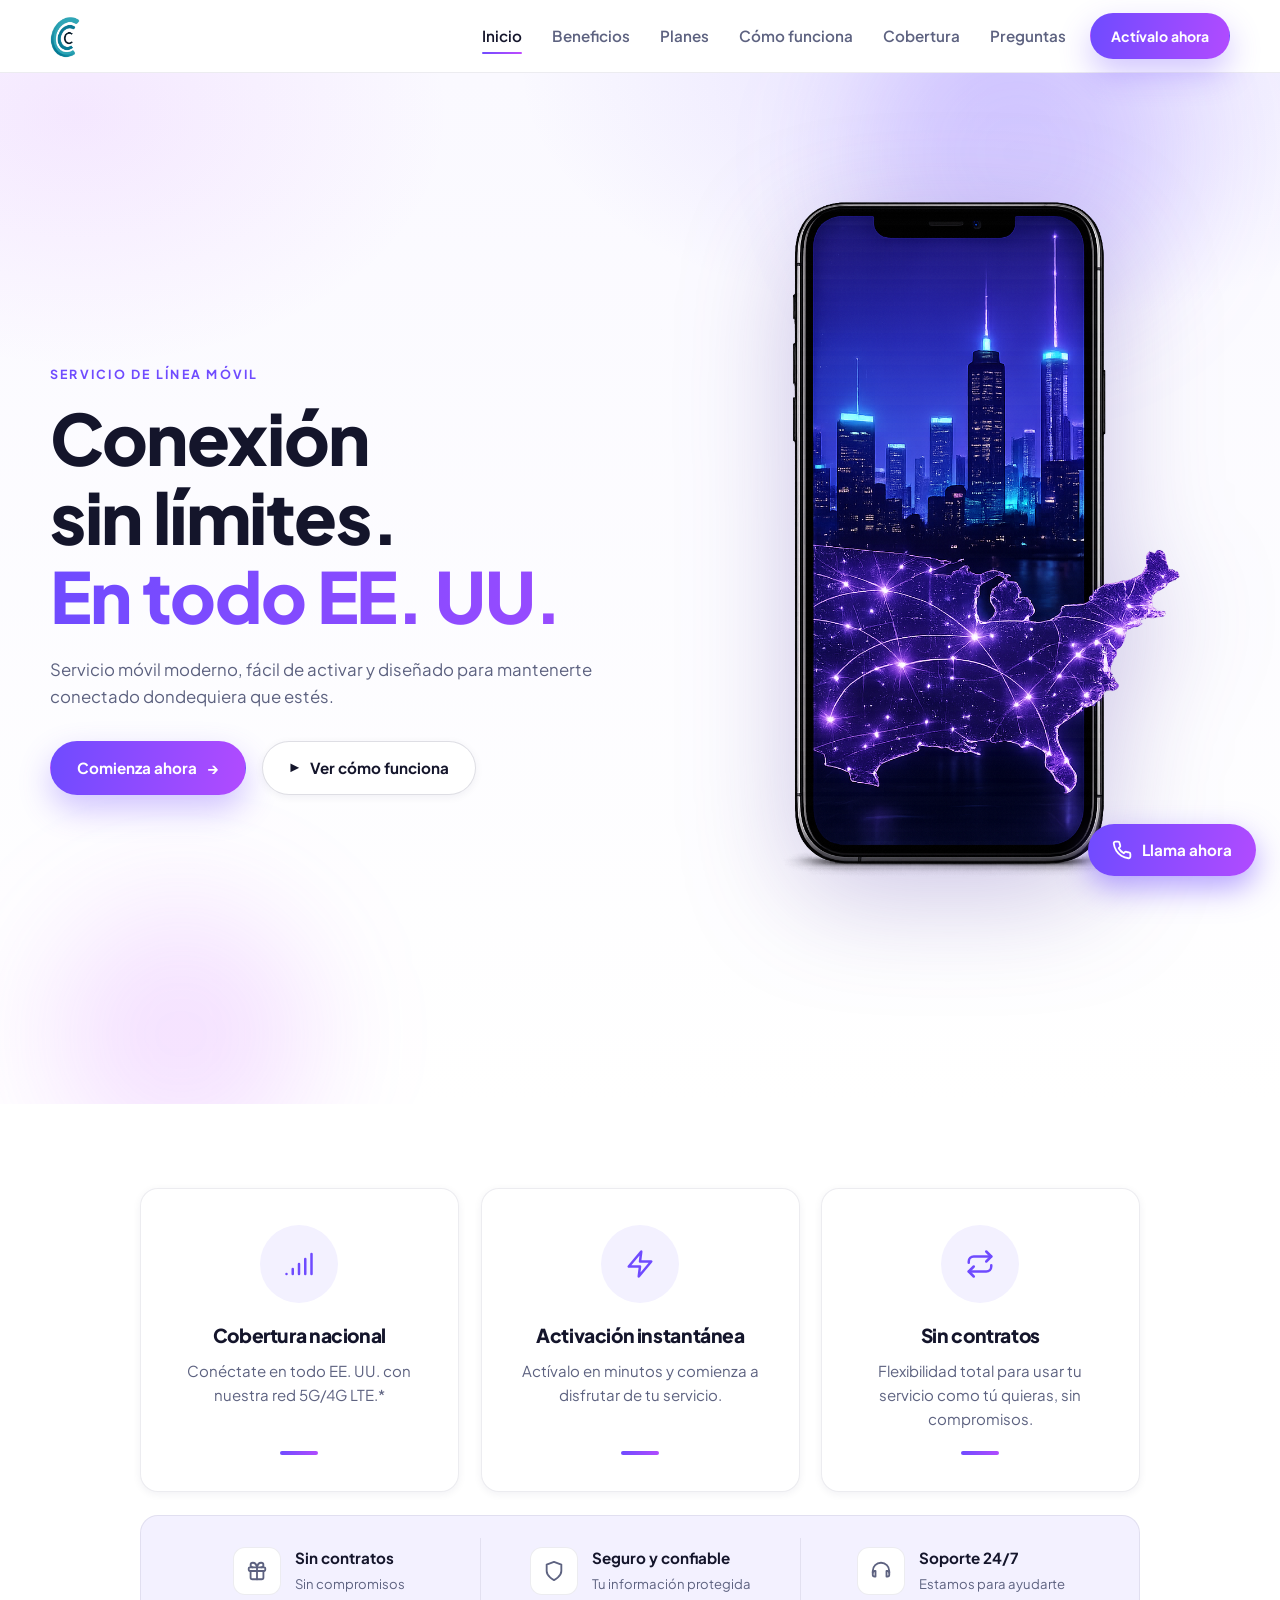
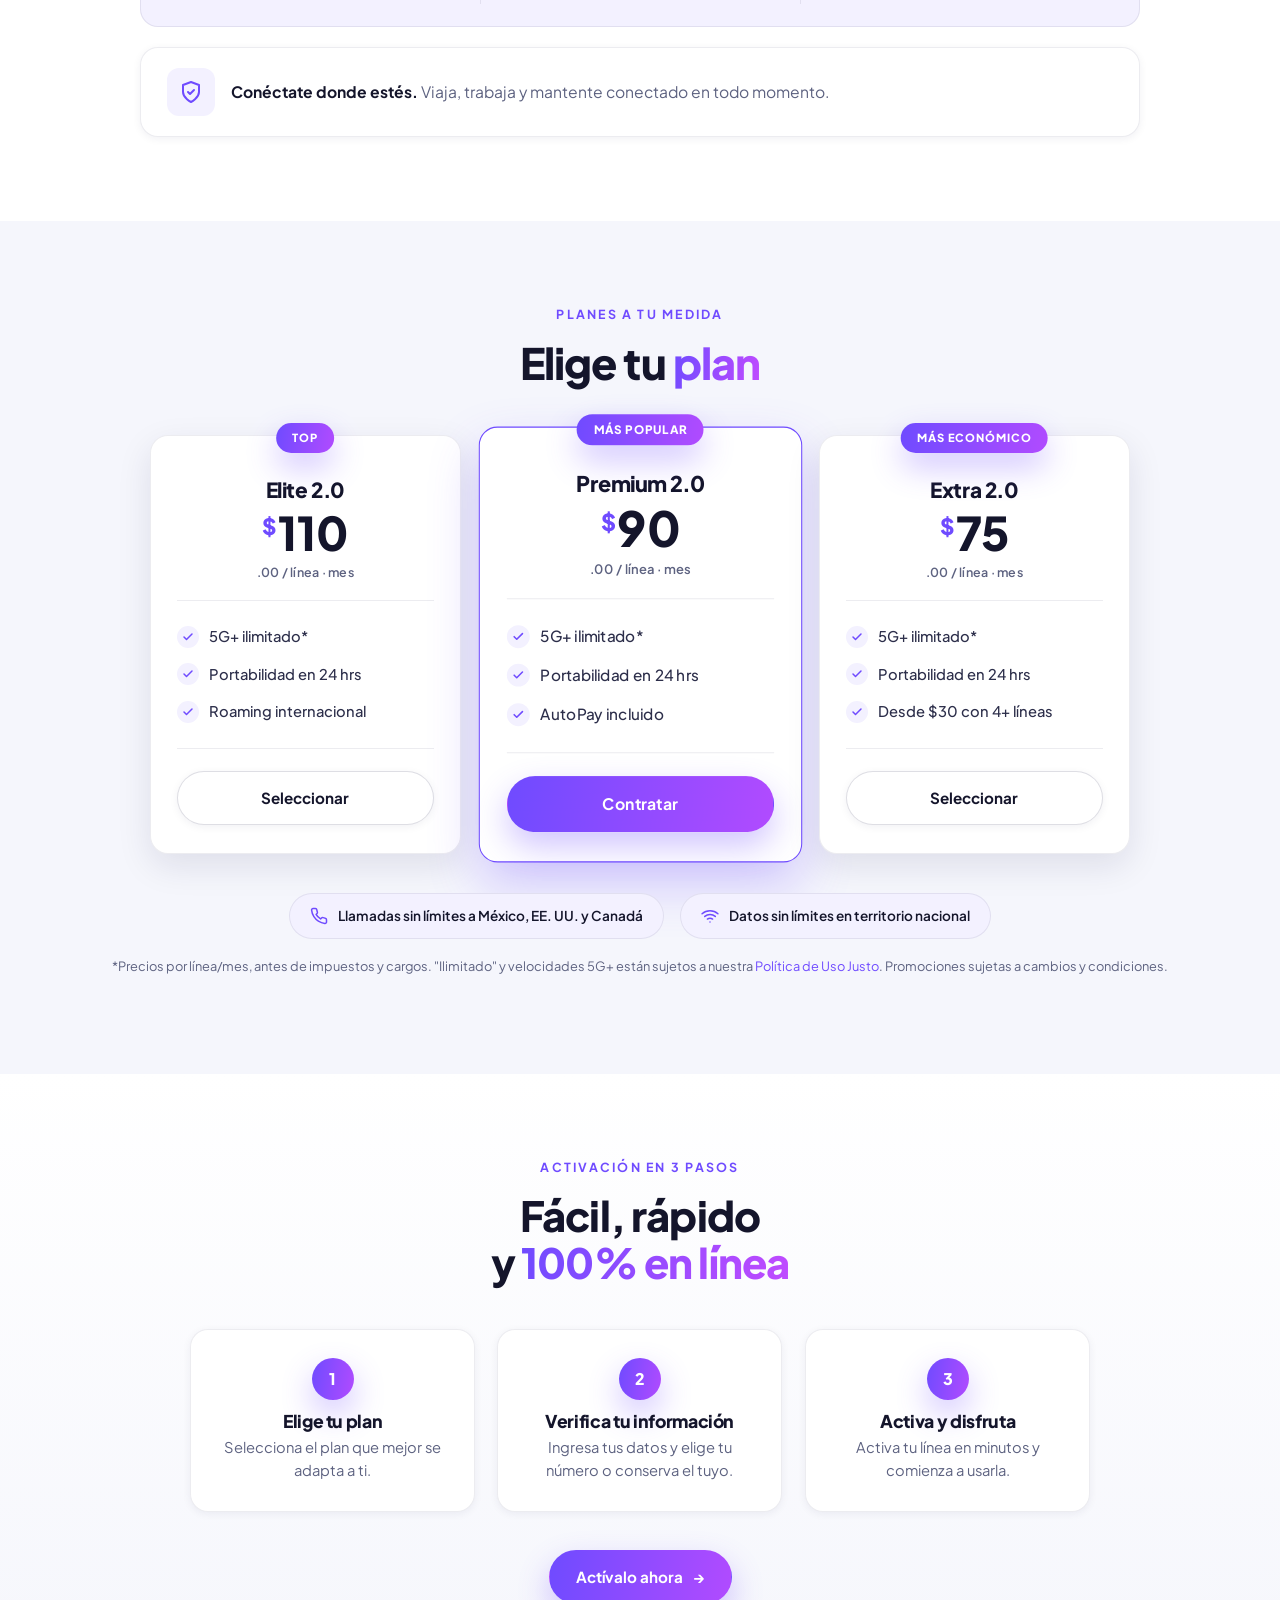
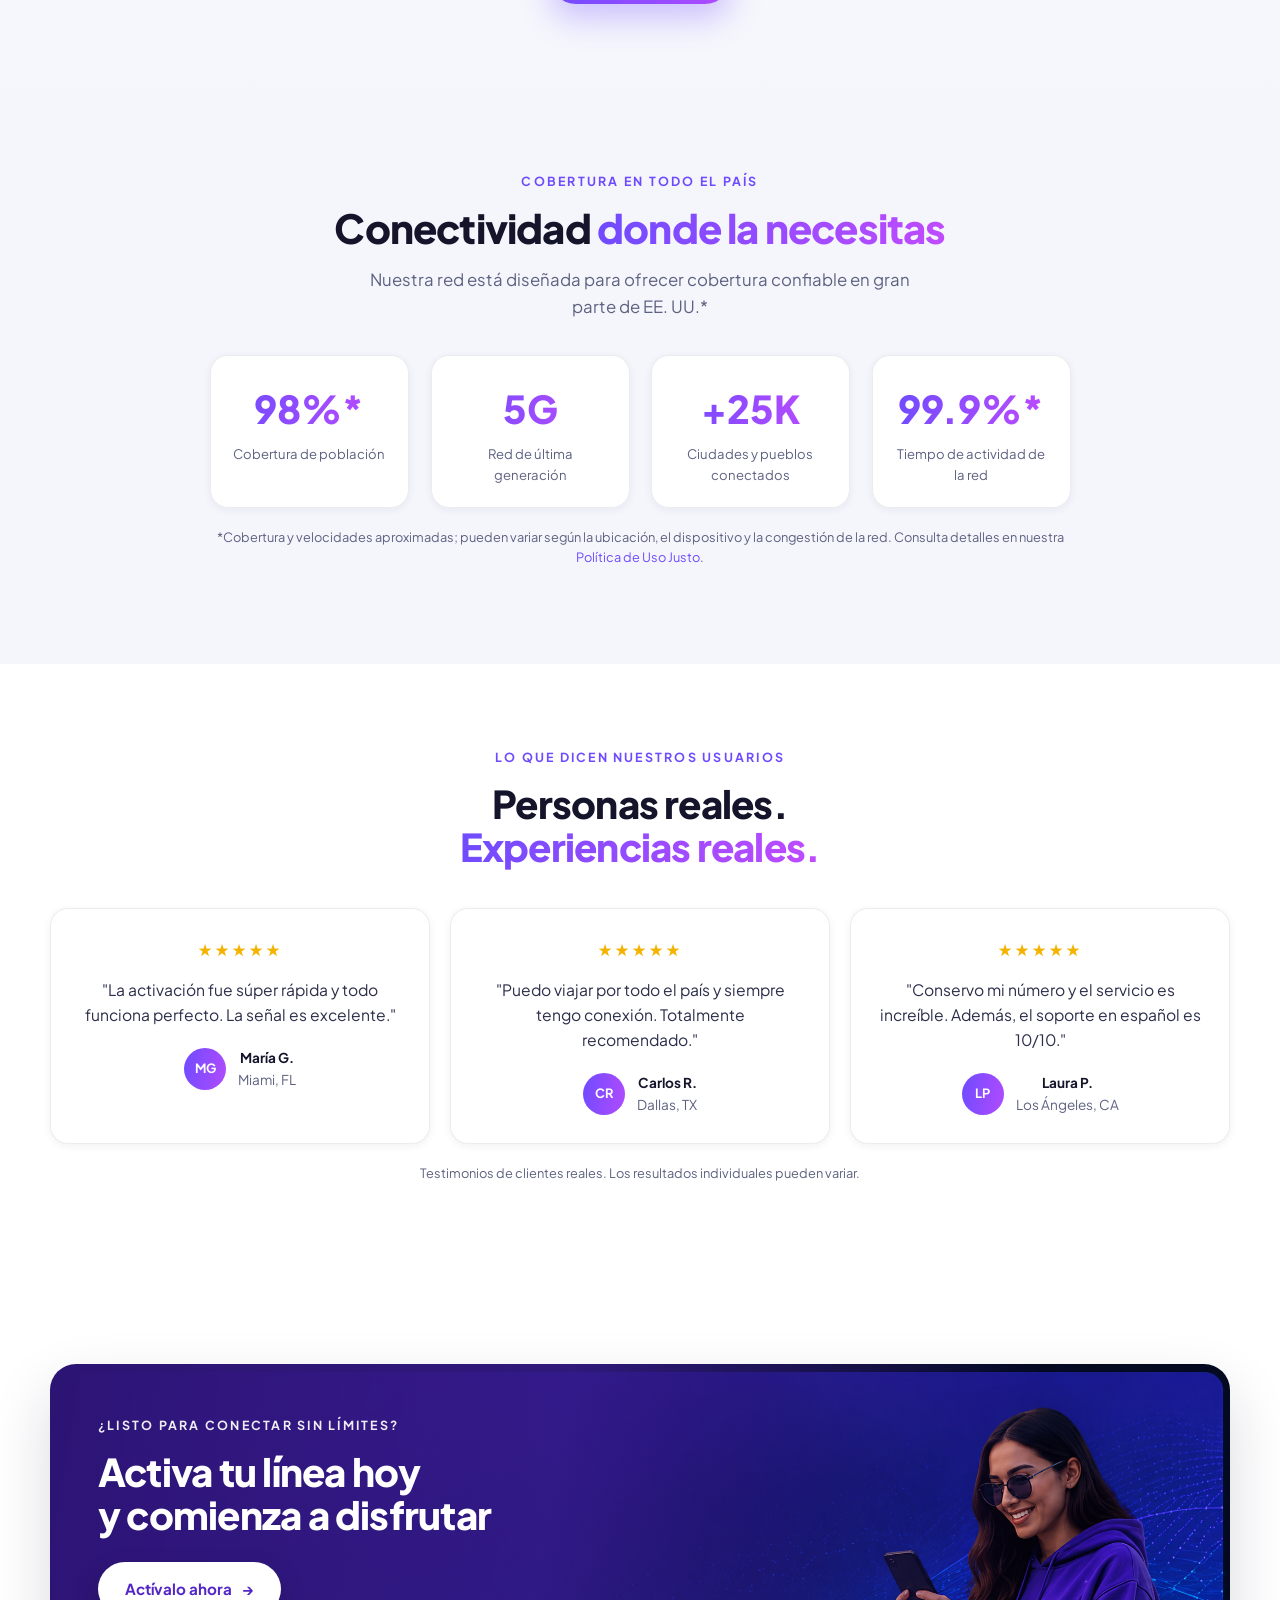
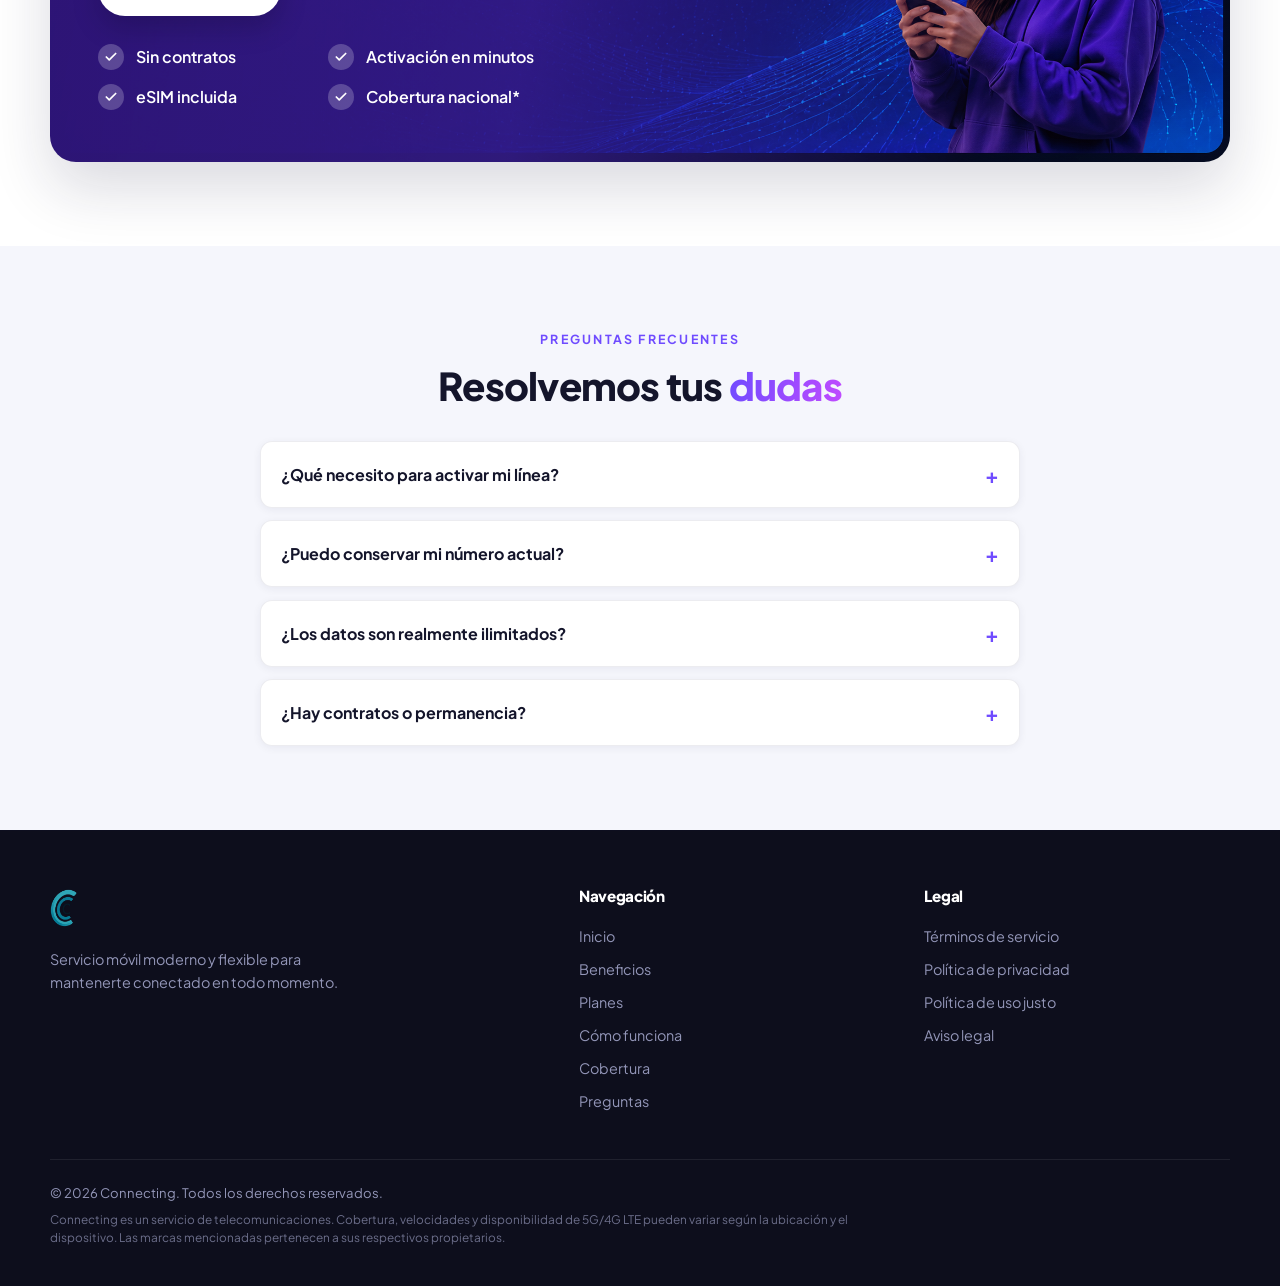
<file: index.html>
<!DOCTYPE html>
<html lang="es">
<head>
  <meta charset="UTF-8" />
  <meta name="viewport" content="width=device-width, initial-scale=1.0" />
  <title>Connecting — Servicio de línea móvil en EE. UU. | Activación 100% en línea</title>
  <meta name="description" content="Connecting: servicio de línea móvil moderno y fácil de activar en EE. UU. Activación digital con eSIM, sin contratos y cobertura nacional 5G/4G LTE." />
  <meta name="robots" content="index, follow" />
  <link rel="canonical" href="https://planeslineasmoviles.com/" />
  <meta property="og:type" content="website" />
  <meta property="og:url" content="https://planeslineasmoviles.com/" />
  <meta property="og:title" content="Connecting — Servicio de línea móvil en EE. UU." />
  <meta property="og:description" content="Activación digital con eSIM, sin contratos y cobertura nacional. Conéctate sin límites en todo EE. UU." />
  <meta property="og:image" content="https://planeslineasmoviles.com/imagenes/telefono2.png" />
  <link rel="preconnect" href="https://fonts.googleapis.com" />
  <link rel="preconnect" href="https://fonts.gstatic.com" crossorigin />
  <link href="https://fonts.googleapis.com/css2?family=Plus+Jakarta+Sans:wght@400;500;600;700;800&display=swap" rel="stylesheet" />
  <link rel="stylesheet" href="styles.css" />
</head>
<body>
  <!-- ===================== HEADER ===================== -->
  <header class="site-header" id="top">
    <div class="container nav-wrap">
      <a href="#top" class="brand" aria-label="Connecting - inicio">
        <img src="imagenes/logo.png" class="brand-logo" alt="Connecting" width="44" height="44" />
      </a>

      <nav class="main-nav" id="mainNav" aria-label="Navegación principal">
        <a href="#inicio" class="active">Inicio</a>
        <a href="#beneficios">Beneficios</a>
        <a href="#planes">Planes</a>
        <a href="#como-funciona">Cómo funciona</a>
        <a href="#cobertura">Cobertura</a>
        <a href="#preguntas">Preguntas</a>
      </nav>

      <div class="nav-actions">
        <a href="tel:+18887129904" class="btn btn-primary btn-sm">Actívalo ahora</a>
        <button class="nav-toggle" id="navToggle" aria-label="Abrir menú" aria-expanded="false">
          <span></span><span></span><span></span>
        </button>
      </div>
    </div>
  </header>

  <main>
    <!-- ===================== HERO ===================== -->
    <section class="hero" id="inicio">
      <div class="container hero-grid">
        <div class="hero-copy">
          <p class="eyebrow">SERVICIO DE LÍNEA MÓVIL</p>
          <h1>Conexión<br />sin límites.<br /><span class="grad">En todo EE. UU.</span></h1>
          <p class="lead">Servicio móvil moderno, fácil de activar y diseñado para mantenerte conectado dondequiera que estés.</p>

          <div class="hero-cta">
            <a href="tel:+18887129904" class="btn btn-primary">Comienza ahora <span class="arrow">→</span></a>
            <a href="#como-funciona" class="btn btn-ghost"><span class="play">▶</span> Ver cómo funciona</a>
          </div>
        </div>

        <div class="hero-media">
          <img src="imagenes/telefono2.png" alt="Teléfono móvil mostrando el mapa de Estados Unidos conectado con una red 5G" width="560" height="760" loading="eager" />
        </div>
      </div>
    </section>

    <!-- ===================== BENEFICIOS ===================== -->
    <section class="section beneficios" id="beneficios">
      <div class="container">
        <div class="cards-grid three">
          <article class="feature-card">
            <span class="fc-icon round" aria-hidden="true">
              <svg viewBox="0 0 24 24" fill="none" stroke="currentColor" stroke-width="2" stroke-linecap="round" stroke-linejoin="round"><path d="M2 20h.01"/><path d="M7 20v-4"/><path d="M12 20v-8"/><path d="M17 20V8"/><path d="M22 4v16"/></svg>
            </span>
            <h3>Cobertura nacional</h3>
            <p>Conéctate en todo EE. UU. con nuestra red 5G/4G LTE.*</p>
            <span class="fc-line" aria-hidden="true"></span>
          </article>
          <article class="feature-card">
            <span class="fc-icon round" aria-hidden="true">
              <svg viewBox="0 0 24 24" fill="none" stroke="currentColor" stroke-width="2" stroke-linecap="round" stroke-linejoin="round"><path d="M13 2 3 14h9l-1 8 10-12h-9z"/></svg>
            </span>
            <h3>Activación instantánea</h3>
            <p>Actívalo en minutos y comienza a disfrutar de tu servicio.</p>
            <span class="fc-line" aria-hidden="true"></span>
          </article>
          <article class="feature-card">
            <span class="fc-icon round" aria-hidden="true">
              <svg viewBox="0 0 24 24" fill="none" stroke="currentColor" stroke-width="2" stroke-linecap="round" stroke-linejoin="round"><path d="m17 2 4 4-4 4"/><path d="M3 11v-1a4 4 0 0 1 4-4h14"/><path d="m7 22-4-4 4-4"/><path d="M21 13v1a4 4 0 0 1-4 4H3"/></svg>
            </span>
            <h3>Sin contratos</h3>
            <p>Flexibilidad total para usar tu servicio como tú quieras, sin compromisos.</p>
            <span class="fc-line" aria-hidden="true"></span>
          </article>
        </div>

        <div class="trust-strip">
          <div class="trust-item">
            <span class="trust-ico" aria-hidden="true">
              <svg viewBox="0 0 24 24" fill="none" stroke="currentColor" stroke-width="2" stroke-linecap="round" stroke-linejoin="round"><rect x="3" y="8" width="18" height="4" rx="1"/><path d="M12 8v13"/><path d="M19 12v7a2 2 0 0 1-2 2H7a2 2 0 0 1-2-2v-7"/><path d="M7.5 8a2.5 2.5 0 0 1 0-5C11 3 12 8 12 8"/><path d="M16.5 8a2.5 2.5 0 0 0 0-5C13 3 12 8 12 8"/></svg>
            </span>
            <div><strong>Sin contratos</strong><span>Sin compromisos</span></div>
          </div>
          <div class="trust-item">
            <span class="trust-ico" aria-hidden="true">
              <svg viewBox="0 0 24 24" fill="none" stroke="currentColor" stroke-width="2" stroke-linecap="round" stroke-linejoin="round"><path d="M12 22s8-4 8-10V5l-8-3-8 3v7c0 6 8 10 8 10z"/></svg>
            </span>
            <div><strong>Seguro y confiable</strong><span>Tu información protegida</span></div>
          </div>
          <div class="trust-item">
            <span class="trust-ico" aria-hidden="true">
              <svg viewBox="0 0 24 24" fill="none" stroke="currentColor" stroke-width="2" stroke-linecap="round" stroke-linejoin="round"><path d="M3 14v-2a9 9 0 0 1 18 0v2"/><path d="M21 16a2 2 0 0 1-2 2h-1v-6h1a2 2 0 0 1 2 2z"/><path d="M3 16a2 2 0 0 0 2 2h1v-6H5a2 2 0 0 0-2 2z"/></svg>
            </span>
            <div><strong>Soporte 24/7</strong><span>Estamos para ayudarte</span></div>
          </div>
        </div>

        <div class="connect-bar">
          <span class="connect-ico" aria-hidden="true">
            <svg viewBox="0 0 24 24" fill="none" stroke="currentColor" stroke-width="2" stroke-linecap="round" stroke-linejoin="round"><path d="M12 22s8-4 8-10V5l-8-3-8 3v7c0 6 8 10 8 10z"/><path d="m9 12 2 2 4-4"/></svg>
          </span>
          <p><strong>Conéctate donde estés.</strong> Viaja, trabaja y mantente conectado en todo momento.</p>
        </div>
      </div>
    </section>

    <!-- ===================== PLANES ===================== -->
    <section class="section planes" id="planes">
      <div class="container">
        <p class="eyebrow center">PLANES A TU MEDIDA</p>
        <h2 class="section-title">Elige tu <span class="grad">plan</span></h2>

        <div class="plans-grid">
          <article class="plan-card">
            <span class="plan-badge">TOP</span>
            <h3>Elite 2.0</h3>
            <div class="plan-price"><span class="currency">$</span>110<span class="per">.00 / línea · mes</span></div>
            <ul class="plan-features">
              <li><span class="pcheck"><svg viewBox="0 0 24 24" fill="none" stroke="currentColor" stroke-width="3" stroke-linecap="round" stroke-linejoin="round"><path d="M20 6 9 17l-5-5"/></svg></span> 5G+ ilimitado*</li>
              <li><span class="pcheck"><svg viewBox="0 0 24 24" fill="none" stroke="currentColor" stroke-width="3" stroke-linecap="round" stroke-linejoin="round"><path d="M20 6 9 17l-5-5"/></svg></span> Portabilidad en 24 hrs</li>
              <li><span class="pcheck"><svg viewBox="0 0 24 24" fill="none" stroke="currentColor" stroke-width="3" stroke-linecap="round" stroke-linejoin="round"><path d="M20 6 9 17l-5-5"/></svg></span> Roaming internacional</li>
            </ul>
            <a href="tel:+18887129904" class="btn btn-ghost btn-block">Seleccionar</a>
          </article>

          <article class="plan-card featured">
            <span class="plan-badge">MÁS POPULAR</span>
            <h3>Premium 2.0</h3>
            <div class="plan-price"><span class="currency">$</span>90<span class="per">.00 / línea · mes</span></div>
            <ul class="plan-features">
              <li><span class="pcheck"><svg viewBox="0 0 24 24" fill="none" stroke="currentColor" stroke-width="3" stroke-linecap="round" stroke-linejoin="round"><path d="M20 6 9 17l-5-5"/></svg></span> 5G+ ilimitado*</li>
              <li><span class="pcheck"><svg viewBox="0 0 24 24" fill="none" stroke="currentColor" stroke-width="3" stroke-linecap="round" stroke-linejoin="round"><path d="M20 6 9 17l-5-5"/></svg></span> Portabilidad en 24 hrs</li>
              <li><span class="pcheck"><svg viewBox="0 0 24 24" fill="none" stroke="currentColor" stroke-width="3" stroke-linecap="round" stroke-linejoin="round"><path d="M20 6 9 17l-5-5"/></svg></span> AutoPay incluido</li>
            </ul>
            <a href="tel:+18887129904" class="btn btn-primary btn-block">Contratar</a>
          </article>

          <article class="plan-card">
            <span class="plan-badge">MÁS ECONÓMICO</span>
            <h3>Extra 2.0</h3>
            <div class="plan-price"><span class="currency">$</span>75<span class="per">.00 / línea · mes</span></div>
            <ul class="plan-features">
              <li><span class="pcheck"><svg viewBox="0 0 24 24" fill="none" stroke="currentColor" stroke-width="3" stroke-linecap="round" stroke-linejoin="round"><path d="M20 6 9 17l-5-5"/></svg></span> 5G+ ilimitado*</li>
              <li><span class="pcheck"><svg viewBox="0 0 24 24" fill="none" stroke="currentColor" stroke-width="3" stroke-linecap="round" stroke-linejoin="round"><path d="M20 6 9 17l-5-5"/></svg></span> Portabilidad en 24 hrs</li>
              <li><span class="pcheck"><svg viewBox="0 0 24 24" fill="none" stroke="currentColor" stroke-width="3" stroke-linecap="round" stroke-linejoin="round"><path d="M20 6 9 17l-5-5"/></svg></span> Desde $30 con 4+ líneas</li>
            </ul>
            <a href="tel:+18887129904" class="btn btn-ghost btn-block">Seleccionar</a>
          </article>
        </div>

        <div class="plans-highlights">
          <div>
            <svg viewBox="0 0 24 24" fill="none" stroke="currentColor" stroke-width="2" stroke-linecap="round" stroke-linejoin="round"><path d="M22 16.92v3a2 2 0 0 1-2.18 2 19.79 19.79 0 0 1-8.63-3.07 19.5 19.5 0 0 1-6-6 19.79 19.79 0 0 1-3.07-8.67A2 2 0 0 1 4.11 2h3a2 2 0 0 1 2 1.72c.13.96.36 1.9.7 2.81a2 2 0 0 1-.45 2.11L8.09 9.91a16 16 0 0 0 6 6l1.27-1.27a2 2 0 0 1 2.11-.45c.91.34 1.85.57 2.81.7A2 2 0 0 1 22 16.92z"/></svg>
            <span>Llamadas sin límites a México, EE. UU. y Canadá</span>
          </div>
          <div>
            <svg viewBox="0 0 24 24" fill="none" stroke="currentColor" stroke-width="2" stroke-linecap="round" stroke-linejoin="round"><path d="M5 12.55a11 11 0 0 1 14.08 0"/><path d="M1.42 9a16 16 0 0 1 21.16 0"/><path d="M8.53 16.11a6 6 0 0 1 6.95 0"/><line x1="12" x2="12.01" y1="20" y2="20"/></svg>
            <span>Datos sin límites en territorio nacional</span>
          </div>
        </div>

        <p class="fineprint center">*Precios por línea/mes, antes de impuestos y cargos. "Ilimitado" y velocidades 5G+ están sujetos a nuestra <a href="uso-justo.html">Política de Uso Justo</a>. Promociones sujetas a cambios y condiciones.</p>
      </div>
    </section>

    <!-- ===================== CÓMO FUNCIONA ===================== -->
    <section class="section como-funciona" id="como-funciona">
      <div class="container cf-grid">
        <div class="cf-copy">
          <p class="eyebrow">ACTIVACIÓN EN 3 PASOS</p>
          <h2>Fácil, rápido<br />y <span class="grad">100% en línea</span></h2>

          <ol class="steps">
            <li>
              <span class="step-num">1</span>
              <div>
                <h3>Elige tu plan</h3>
                <p>Selecciona el plan que mejor se adapta a ti.</p>
              </div>
            </li>
            <li>
              <span class="step-num">2</span>
              <div>
                <h3>Verifica tu información</h3>
                <p>Ingresa tus datos y elige tu número o conserva el tuyo.</p>
              </div>
            </li>
            <li>
              <span class="step-num">3</span>
              <div>
                <h3>Activa y disfruta</h3>
                <p>Activa tu línea en minutos y comienza a usarla.</p>
              </div>
            </li>
          </ol>

          <a href="tel:+18887129904" class="btn btn-primary">Actívalo ahora <span class="arrow">→</span></a>
        </div>
      </div>
    </section>

    <!-- ===================== COBERTURA ===================== -->
    <section class="section cobertura" id="cobertura">
      <div class="container cov-grid">
        <div class="cov-copy">
          <p class="eyebrow">COBERTURA EN TODO EL PAÍS</p>
          <h2>Conectividad <span class="grad">donde la necesitas</span></h2>
          <p class="lead">Nuestra red está diseñada para ofrecer cobertura confiable en gran parte de EE. UU.*</p>

          <div class="stats">
            <div><strong class="grad">98%*</strong><span>Cobertura de población</span></div>
            <div><strong class="grad">5G</strong><span>Red de última generación</span></div>
            <div><strong class="grad">+25K</strong><span>Ciudades y pueblos conectados</span></div>
            <div><strong class="grad">99.9%*</strong><span>Tiempo de actividad de la red</span></div>
          </div>
          <p class="fineprint">*Cobertura y velocidades aproximadas; pueden variar según la ubicación, el dispositivo y la congestión de la red. Consulta detalles en nuestra <a href="uso-justo.html">Política de Uso Justo</a>.</p>
        </div>
      </div>
    </section>

    <!-- ===================== TESTIMONIOS ===================== -->
    <section class="section testimonios" id="testimonios">
      <div class="container">
        <div class="test-head">
          <p class="eyebrow">LO QUE DICEN NUESTROS USUARIOS</p>
          <h2>Personas reales.<br /><span class="grad">Experiencias reales.</span></h2>
        </div>

        <div class="test-grid">
          <figure class="test-card">
            <div class="stars" aria-label="5 de 5 estrellas">★★★★★</div>
            <blockquote>"La activación fue súper rápida y todo funciona perfecto. La señal es excelente."</blockquote>
            <figcaption><span class="avatar" aria-hidden="true">MG</span><span><strong>María G.</strong><br />Miami, FL</span></figcaption>
          </figure>
          <figure class="test-card">
            <div class="stars" aria-label="5 de 5 estrellas">★★★★★</div>
            <blockquote>"Puedo viajar por todo el país y siempre tengo conexión. Totalmente recomendado."</blockquote>
            <figcaption><span class="avatar" aria-hidden="true">CR</span><span><strong>Carlos R.</strong><br />Dallas, TX</span></figcaption>
          </figure>
          <figure class="test-card">
            <div class="stars" aria-label="5 de 5 estrellas">★★★★★</div>
            <blockquote>"Conservo mi número y el servicio es increíble. Además, el soporte en español es 10/10."</blockquote>
            <figcaption><span class="avatar" aria-hidden="true">LP</span><span><strong>Laura P.</strong><br />Los Ángeles, CA</span></figcaption>
          </figure>
        </div>
        <p class="fineprint center">Testimonios de clientes reales. Los resultados individuales pueden variar.</p>
      </div>
    </section>

    <!-- ===================== CTA FINAL ===================== -->
    <section class="section cta-final" id="activar">
      <div class="container">
        <div class="cta-banner">
          <div class="cta-inner">
            <div class="cta-copy">
              <p class="eyebrow light">¿LISTO PARA CONECTAR SIN LÍMITES?</p>
              <h2>Activa tu línea hoy<br />y comienza a disfrutar</h2>
              <a href="tel:+18887129904" class="btn btn-light">Actívalo ahora <span class="arrow">→</span></a>
            </div>
            <ul class="cta-list">
              <li><span class="check"><svg viewBox="0 0 24 24" fill="none" stroke="currentColor" stroke-width="3" stroke-linecap="round" stroke-linejoin="round"><path d="M20 6 9 17l-5-5"/></svg></span> Sin contratos</li>
              <li><span class="check"><svg viewBox="0 0 24 24" fill="none" stroke="currentColor" stroke-width="3" stroke-linecap="round" stroke-linejoin="round"><path d="M20 6 9 17l-5-5"/></svg></span> Activación en minutos</li>
              <li><span class="check"><svg viewBox="0 0 24 24" fill="none" stroke="currentColor" stroke-width="3" stroke-linecap="round" stroke-linejoin="round"><path d="M20 6 9 17l-5-5"/></svg></span> eSIM incluida</li>
              <li><span class="check"><svg viewBox="0 0 24 24" fill="none" stroke="currentColor" stroke-width="3" stroke-linecap="round" stroke-linejoin="round"><path d="M20 6 9 17l-5-5"/></svg></span> Cobertura nacional*</li>
            </ul>
          </div>
        </div>
      </div>
    </section>

    <!-- ===================== PREGUNTAS / CONTACTO ===================== -->
    <section class="section preguntas" id="preguntas">
      <div class="container faq-wrap">
        <div class="faq-head">
          <p class="eyebrow center">PREGUNTAS FRECUENTES</p>
          <h2>Resolvemos tus <span class="grad">dudas</span></h2>
        </div>
        <div class="faq">
            <details>
              <summary>¿Qué necesito para activar mi línea?</summary>
              <p>Un dispositivo compatible con eSIM (o una SIM física), una identificación válida y una conexión a internet. Todo el proceso es 100% en línea.</p>
            </details>
            <details>
              <summary>¿Puedo conservar mi número actual?</summary>
              <p>Sí. Durante la activación puedes solicitar la portabilidad de tu número desde tu proveedor anterior, sujeto a verificación.</p>
            </details>
            <details>
              <summary>¿Los datos son realmente ilimitados?</summary>
              <p>Ofrecemos planes con datos de alta velocidad. Tras alcanzar el umbral del plan, la velocidad puede reducirse según nuestra Política de Uso Justo. No hay cargos sorpresa.</p>
            </details>
            <details>
              <summary>¿Hay contratos o permanencia?</summary>
              <p>No. Puedes cambiar o cancelar tu plan cuando quieras, sin penalizaciones.</p>
            </details>
          </div>
      </div>
    </section>
  </main>

  <!-- ===================== BOTÓN FLOTANTE LLAMAR =====================
       Reemplaza el número de tel: por el número real de tu negocio. -->
  <a href="tel:+18887129904" class="call-fab" aria-label="Llama ahora para activar tu línea">
    <svg viewBox="0 0 24 24" fill="none" stroke="currentColor" stroke-width="2.2" stroke-linecap="round" stroke-linejoin="round"><path d="M22 16.92v3a2 2 0 0 1-2.18 2 19.79 19.79 0 0 1-8.63-3.07 19.5 19.5 0 0 1-6-6 19.79 19.79 0 0 1-3.07-8.67A2 2 0 0 1 4.11 2h3a2 2 0 0 1 2 1.72c.13.96.36 1.9.7 2.81a2 2 0 0 1-.45 2.11L8.09 9.91a16 16 0 0 0 6 6l1.27-1.27a2 2 0 0 1 2.11-.45c.91.34 1.85.57 2.81.7A2 2 0 0 1 22 16.92z"/></svg>
    <span>Llama ahora</span>
  </a>

  <!-- ===================== FOOTER ===================== -->
  <footer class="site-footer">
    <div class="container footer-grid">
      <div class="footer-brand">
        <a href="#top" class="brand">
          <img src="imagenes/logo.png" class="brand-logo footer-logo" alt="Connecting" width="40" height="40" />
        </a>
        <p>Servicio móvil moderno y flexible para mantenerte conectado en todo momento.</p>
      </div>

      <nav class="footer-col" aria-label="Navegación">
        <h4>Navegación</h4>
        <a href="#inicio">Inicio</a>
        <a href="#beneficios">Beneficios</a>
        <a href="#planes">Planes</a>
        <a href="#como-funciona">Cómo funciona</a>
        <a href="#cobertura">Cobertura</a>
        <a href="#preguntas">Preguntas</a>
      </nav>

      <nav class="footer-col" aria-label="Legal">
        <h4>Legal</h4>
        <a href="terminos.html">Términos de servicio</a>
        <a href="privacidad.html">Política de privacidad</a>
        <a href="uso-justo.html">Política de uso justo</a>
        <a href="aviso-legal.html">Aviso legal</a>
      </nav>
    </div>

    <div class="container footer-bottom">
      <p>© 2026 Connecting. Todos los derechos reservados.</p>
      <p class="disclaimer">Connecting es un servicio de telecomunicaciones. Cobertura, velocidades y disponibilidad de 5G/4G LTE pueden variar según la ubicación y el dispositivo. Las marcas mencionadas pertenecen a sus respectivos propietarios.</p>
    </div>
  </footer>

  <script src="script.js"></script>
</body>
</html>
</file>
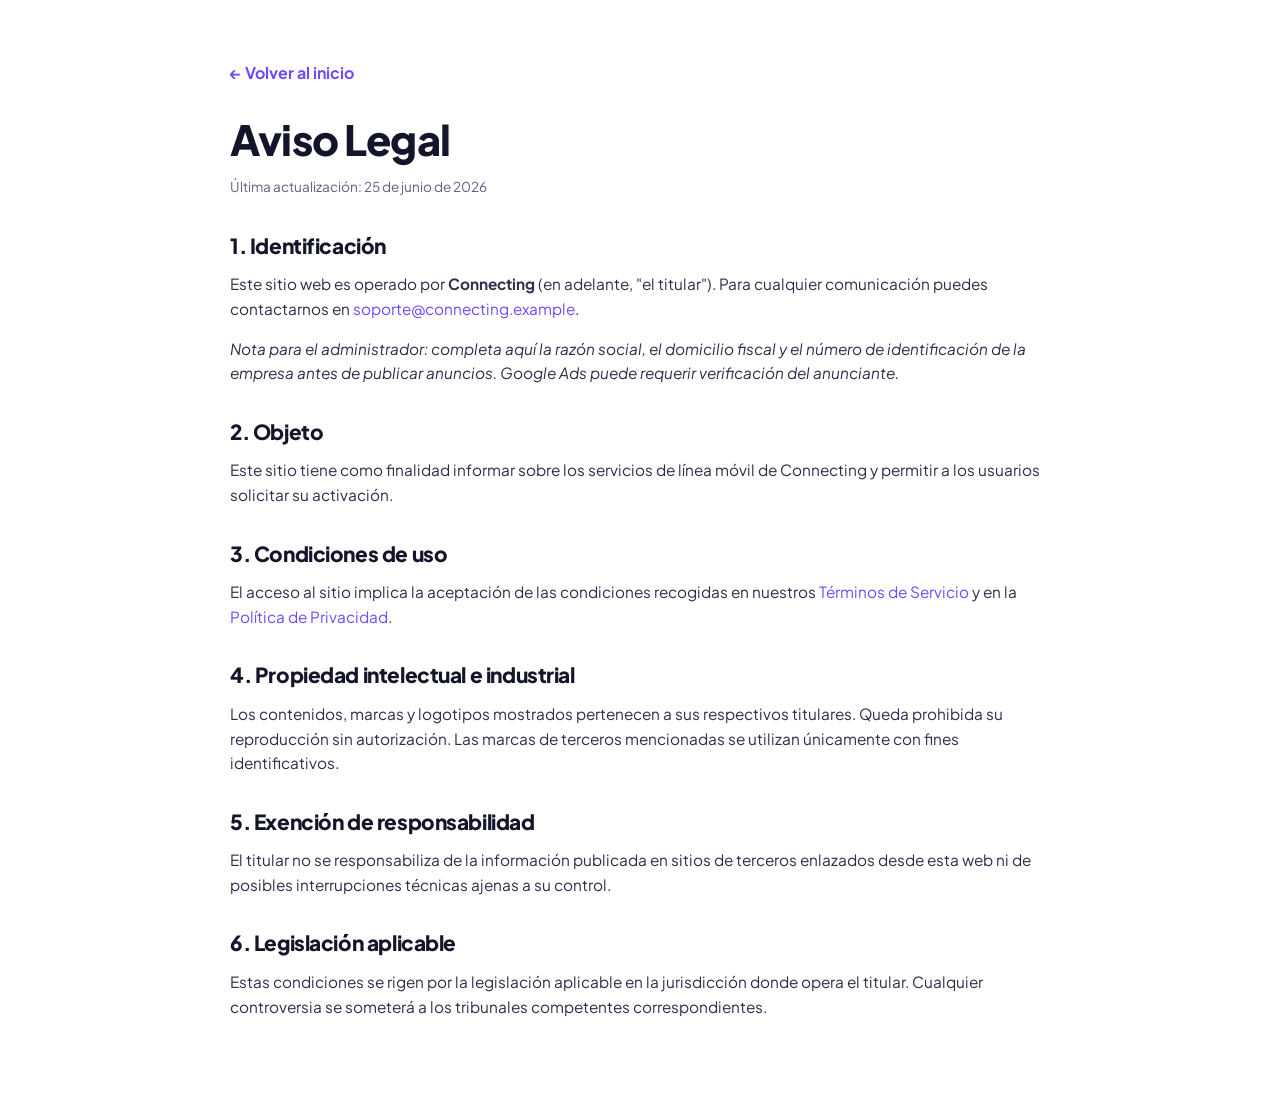
<file: aviso-legal.html>
<!DOCTYPE html>
<html lang="es">
<head>
  <meta charset="UTF-8" />
  <meta name="viewport" content="width=device-width, initial-scale=1.0" />
  <title>Aviso Legal | Connecting</title>
  <meta name="description" content="Aviso Legal e información de identificación de Connecting." />
  <link rel="preconnect" href="https://fonts.googleapis.com" />
  <link href="https://fonts.googleapis.com/css2?family=Plus+Jakarta+Sans:wght@400;500;600;700;800&display=swap" rel="stylesheet" />
  <link rel="stylesheet" href="styles.css" />
</head>
<body>
  <main class="legal">
    <div class="container">
      <a href="index.html" class="back-link">← Volver al inicio</a>
      <h1>Aviso Legal</h1>
      <p class="updated">Última actualización: 25 de junio de 2026</p>

      <h2>1. Identificación</h2>
      <p>Este sitio web es operado por <strong>Connecting</strong> (en adelante, "el titular"). Para cualquier comunicación puedes contactarnos en <a href="mailto:soporte@connecting.example">soporte@connecting.example</a>.</p>
      <p><em>Nota para el administrador: completa aquí la razón social, el domicilio fiscal y el número de identificación de la empresa antes de publicar anuncios. Google Ads puede requerir verificación del anunciante.</em></p>

      <h2>2. Objeto</h2>
      <p>Este sitio tiene como finalidad informar sobre los servicios de línea móvil de Connecting y permitir a los usuarios solicitar su activación.</p>

      <h2>3. Condiciones de uso</h2>
      <p>El acceso al sitio implica la aceptación de las condiciones recogidas en nuestros <a href="terminos.html">Términos de Servicio</a> y en la <a href="privacidad.html">Política de Privacidad</a>.</p>

      <h2>4. Propiedad intelectual e industrial</h2>
      <p>Los contenidos, marcas y logotipos mostrados pertenecen a sus respectivos titulares. Queda prohibida su reproducción sin autorización. Las marcas de terceros mencionadas se utilizan únicamente con fines identificativos.</p>

      <h2>5. Exención de responsabilidad</h2>
      <p>El titular no se responsabiliza de la información publicada en sitios de terceros enlazados desde esta web ni de posibles interrupciones técnicas ajenas a su control.</p>

      <h2>6. Legislación aplicable</h2>
      <p>Estas condiciones se rigen por la legislación aplicable en la jurisdicción donde opera el titular. Cualquier controversia se someterá a los tribunales competentes correspondientes.</p>
    </div>
  </main>
</body>
</html>
</file>
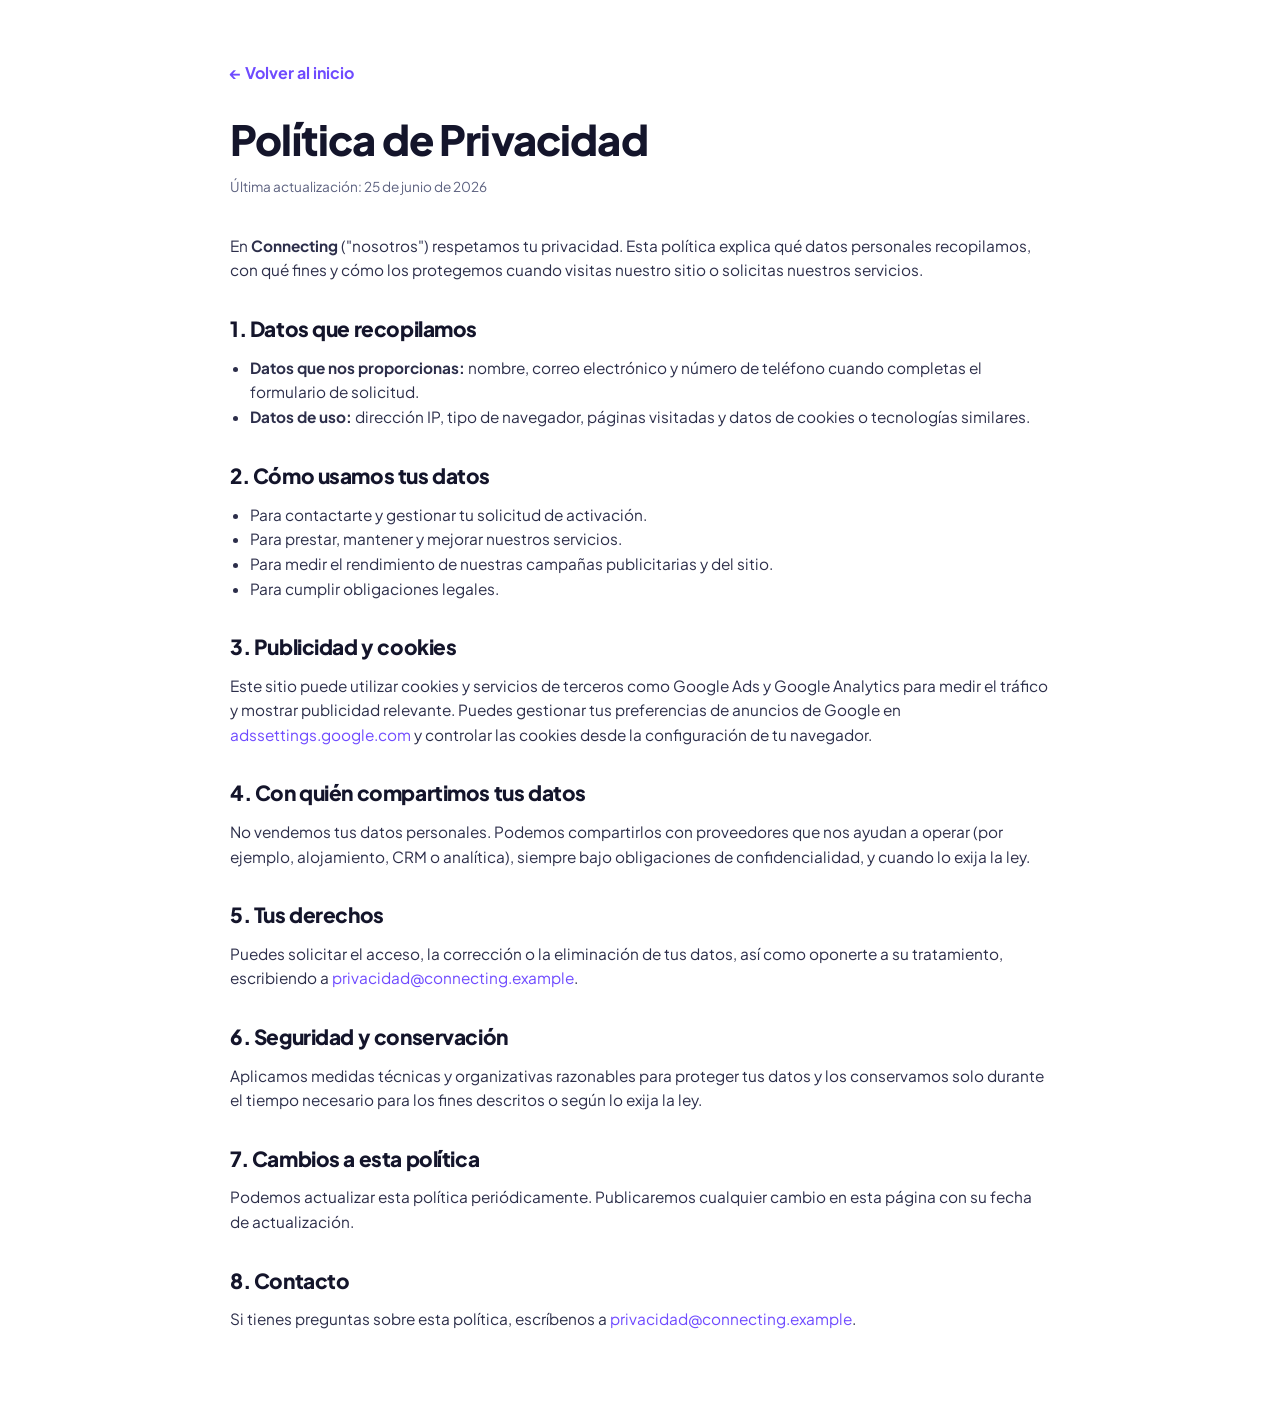
<file: privacidad.html>
<!DOCTYPE html>
<html lang="es">
<head>
  <meta charset="UTF-8" />
  <meta name="viewport" content="width=device-width, initial-scale=1.0" />
  <title>Política de Privacidad | Connecting</title>
  <meta name="description" content="Política de Privacidad de Connecting: cómo recopilamos, usamos y protegemos tus datos personales." />
  <link rel="preconnect" href="https://fonts.googleapis.com" />
  <link href="https://fonts.googleapis.com/css2?family=Plus+Jakarta+Sans:wght@400;500;600;700;800&display=swap" rel="stylesheet" />
  <link rel="stylesheet" href="styles.css" />
</head>
<body>
  <main class="legal">
    <div class="container">
      <a href="index.html" class="back-link">← Volver al inicio</a>
      <h1>Política de Privacidad</h1>
      <p class="updated">Última actualización: 25 de junio de 2026</p>

      <p>En <strong>Connecting</strong> ("nosotros") respetamos tu privacidad. Esta política explica qué datos personales recopilamos, con qué fines y cómo los protegemos cuando visitas nuestro sitio o solicitas nuestros servicios.</p>

      <h2>1. Datos que recopilamos</h2>
      <ul>
        <li><strong>Datos que nos proporcionas:</strong> nombre, correo electrónico y número de teléfono cuando completas el formulario de solicitud.</li>
        <li><strong>Datos de uso:</strong> dirección IP, tipo de navegador, páginas visitadas y datos de cookies o tecnologías similares.</li>
      </ul>

      <h2>2. Cómo usamos tus datos</h2>
      <ul>
        <li>Para contactarte y gestionar tu solicitud de activación.</li>
        <li>Para prestar, mantener y mejorar nuestros servicios.</li>
        <li>Para medir el rendimiento de nuestras campañas publicitarias y del sitio.</li>
        <li>Para cumplir obligaciones legales.</li>
      </ul>

      <h2>3. Publicidad y cookies</h2>
      <p>Este sitio puede utilizar cookies y servicios de terceros como Google Ads y Google Analytics para medir el tráfico y mostrar publicidad relevante. Puedes gestionar tus preferencias de anuncios de Google en <a href="https://adssettings.google.com" target="_blank" rel="noopener">adssettings.google.com</a> y controlar las cookies desde la configuración de tu navegador.</p>

      <h2>4. Con quién compartimos tus datos</h2>
      <p>No vendemos tus datos personales. Podemos compartirlos con proveedores que nos ayudan a operar (por ejemplo, alojamiento, CRM o analítica), siempre bajo obligaciones de confidencialidad, y cuando lo exija la ley.</p>

      <h2>5. Tus derechos</h2>
      <p>Puedes solicitar el acceso, la corrección o la eliminación de tus datos, así como oponerte a su tratamiento, escribiendo a <a href="mailto:privacidad@connecting.example">privacidad@connecting.example</a>.</p>

      <h2>6. Seguridad y conservación</h2>
      <p>Aplicamos medidas técnicas y organizativas razonables para proteger tus datos y los conservamos solo durante el tiempo necesario para los fines descritos o según lo exija la ley.</p>

      <h2>7. Cambios a esta política</h2>
      <p>Podemos actualizar esta política periódicamente. Publicaremos cualquier cambio en esta página con su fecha de actualización.</p>

      <h2>8. Contacto</h2>
      <p>Si tienes preguntas sobre esta política, escríbenos a <a href="mailto:privacidad@connecting.example">privacidad@connecting.example</a>.</p>
    </div>
  </main>
</body>
</html>
</file>
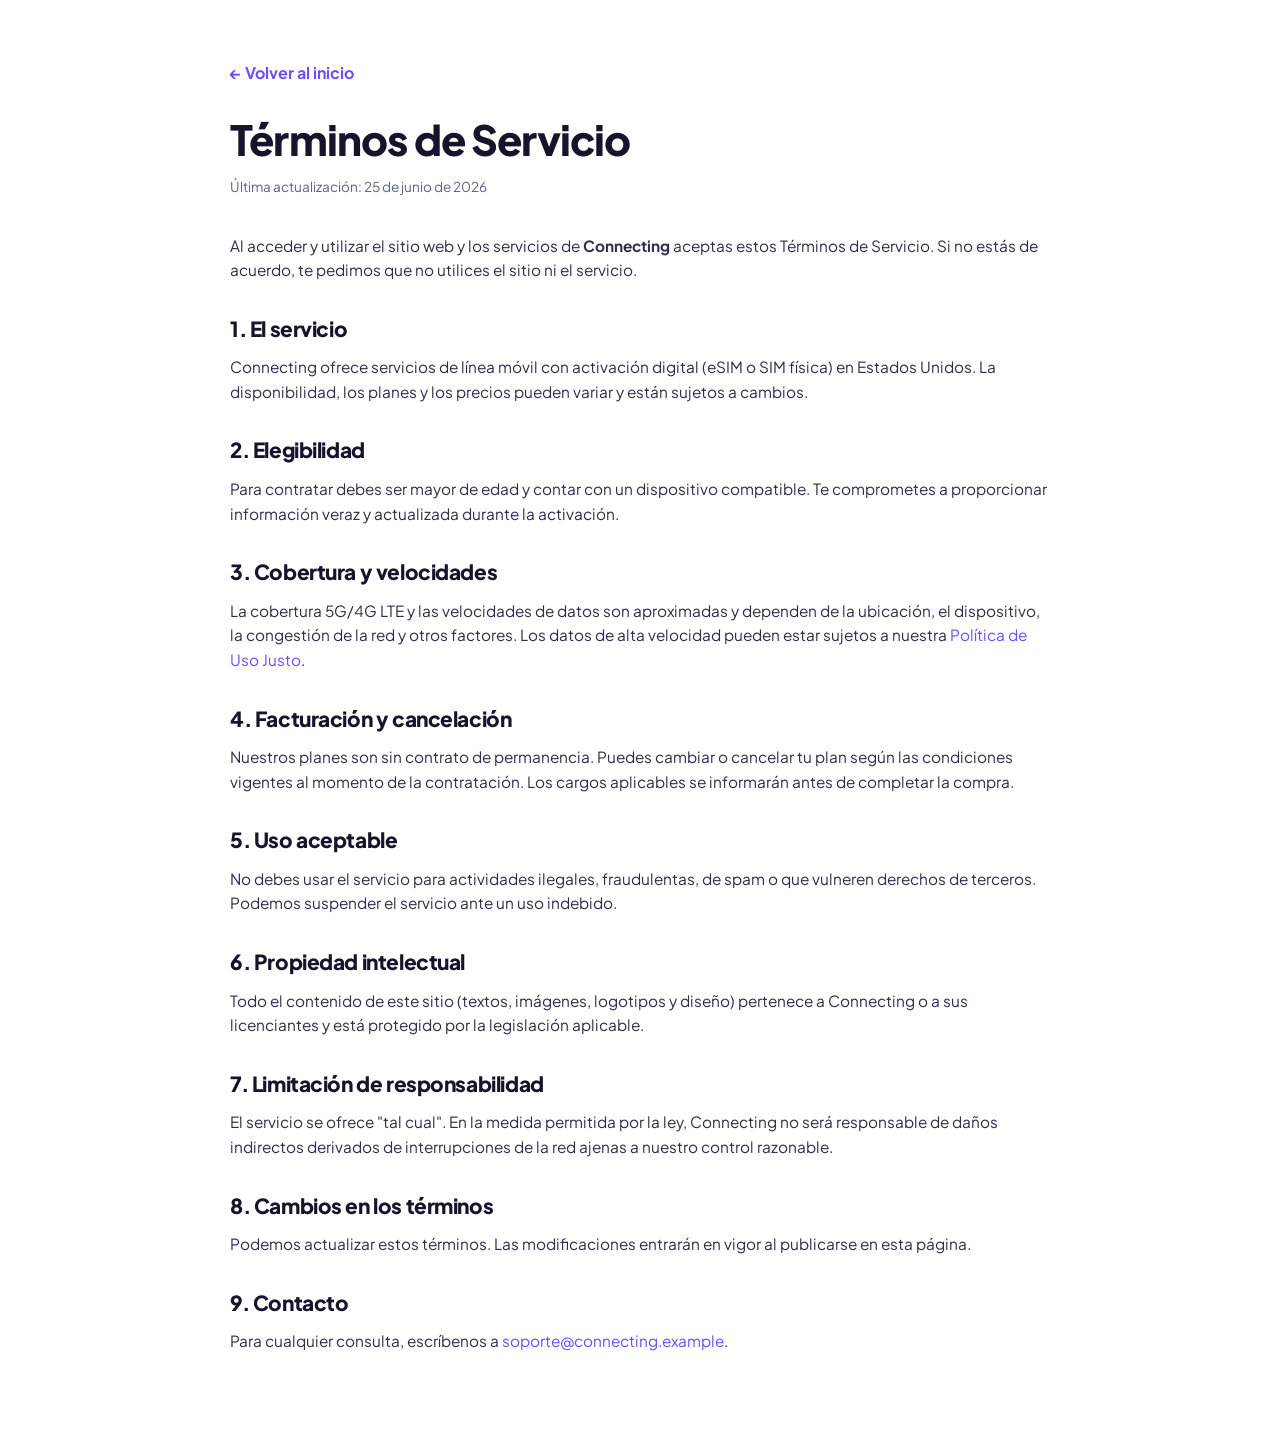
<file: terminos.html>
<!DOCTYPE html>
<html lang="es">
<head>
  <meta charset="UTF-8" />
  <meta name="viewport" content="width=device-width, initial-scale=1.0" />
  <title>Términos de Servicio | Connecting</title>
  <meta name="description" content="Términos de Servicio de Connecting: condiciones de uso del sitio y del servicio de línea móvil." />
  <link rel="preconnect" href="https://fonts.googleapis.com" />
  <link href="https://fonts.googleapis.com/css2?family=Plus+Jakarta+Sans:wght@400;500;600;700;800&display=swap" rel="stylesheet" />
  <link rel="stylesheet" href="styles.css" />
</head>
<body>
  <main class="legal">
    <div class="container">
      <a href="index.html" class="back-link">← Volver al inicio</a>
      <h1>Términos de Servicio</h1>
      <p class="updated">Última actualización: 25 de junio de 2026</p>

      <p>Al acceder y utilizar el sitio web y los servicios de <strong>Connecting</strong> aceptas estos Términos de Servicio. Si no estás de acuerdo, te pedimos que no utilices el sitio ni el servicio.</p>

      <h2>1. El servicio</h2>
      <p>Connecting ofrece servicios de línea móvil con activación digital (eSIM o SIM física) en Estados Unidos. La disponibilidad, los planes y los precios pueden variar y están sujetos a cambios.</p>

      <h2>2. Elegibilidad</h2>
      <p>Para contratar debes ser mayor de edad y contar con un dispositivo compatible. Te comprometes a proporcionar información veraz y actualizada durante la activación.</p>

      <h2>3. Cobertura y velocidades</h2>
      <p>La cobertura 5G/4G LTE y las velocidades de datos son aproximadas y dependen de la ubicación, el dispositivo, la congestión de la red y otros factores. Los datos de alta velocidad pueden estar sujetos a nuestra <a href="uso-justo.html">Política de Uso Justo</a>.</p>

      <h2>4. Facturación y cancelación</h2>
      <p>Nuestros planes son sin contrato de permanencia. Puedes cambiar o cancelar tu plan según las condiciones vigentes al momento de la contratación. Los cargos aplicables se informarán antes de completar la compra.</p>

      <h2>5. Uso aceptable</h2>
      <p>No debes usar el servicio para actividades ilegales, fraudulentas, de spam o que vulneren derechos de terceros. Podemos suspender el servicio ante un uso indebido.</p>

      <h2>6. Propiedad intelectual</h2>
      <p>Todo el contenido de este sitio (textos, imágenes, logotipos y diseño) pertenece a Connecting o a sus licenciantes y está protegido por la legislación aplicable.</p>

      <h2>7. Limitación de responsabilidad</h2>
      <p>El servicio se ofrece "tal cual". En la medida permitida por la ley, Connecting no será responsable de daños indirectos derivados de interrupciones de la red ajenas a nuestro control razonable.</p>

      <h2>8. Cambios en los términos</h2>
      <p>Podemos actualizar estos términos. Las modificaciones entrarán en vigor al publicarse en esta página.</p>

      <h2>9. Contacto</h2>
      <p>Para cualquier consulta, escríbenos a <a href="mailto:soporte@connecting.example">soporte@connecting.example</a>.</p>
    </div>
  </main>
</body>
</html>
</file>
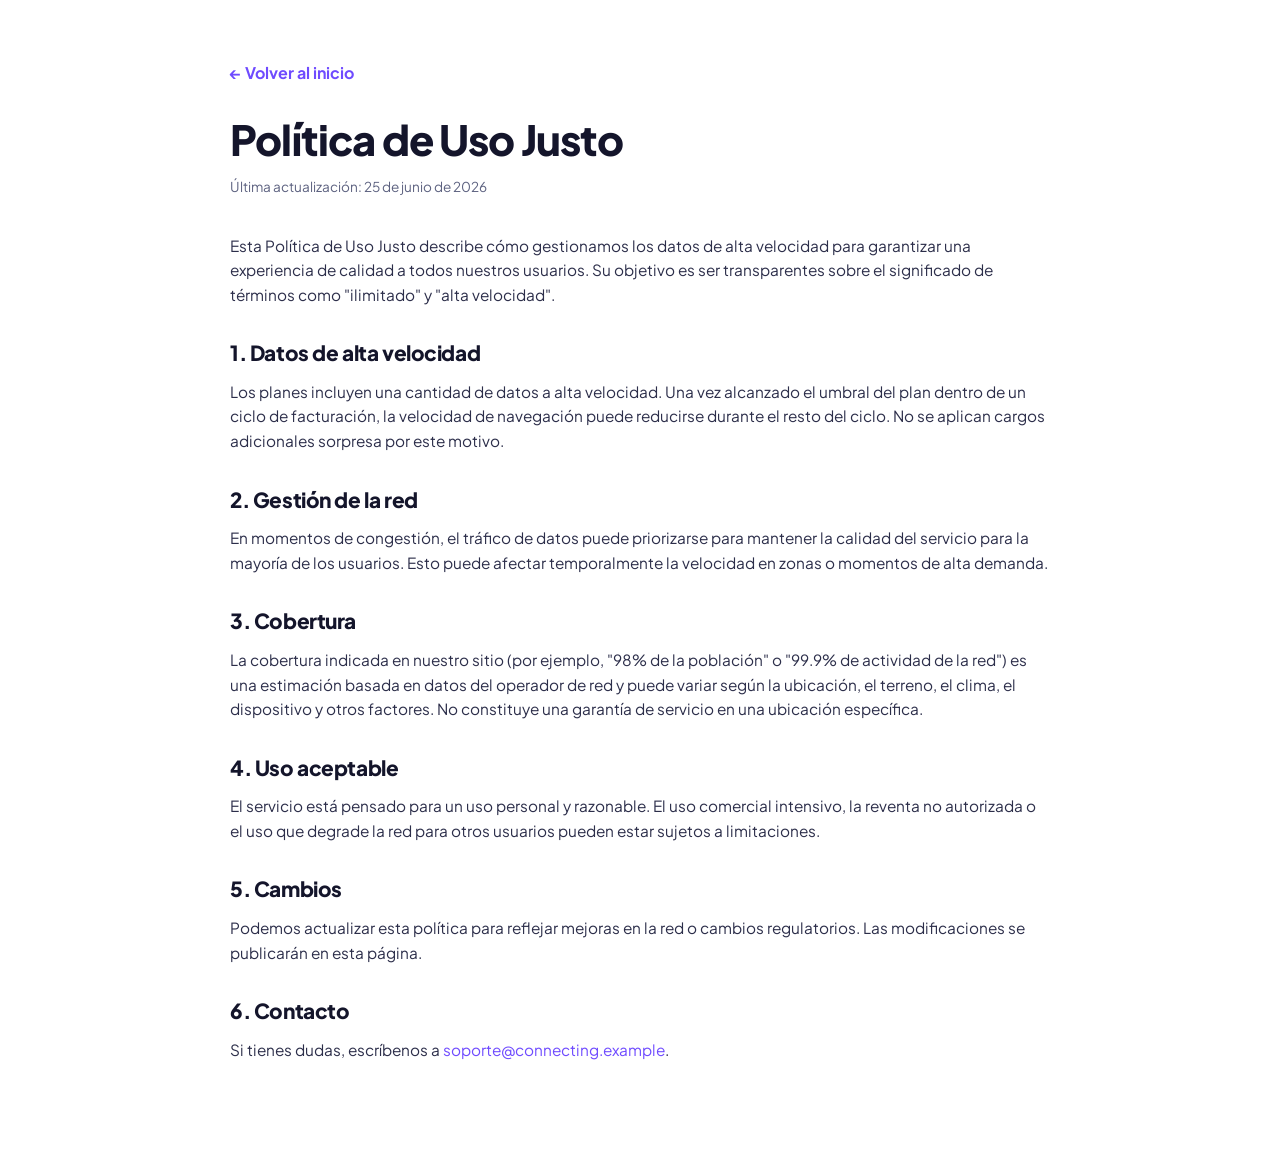
<file: uso-justo.html>
<!DOCTYPE html>
<html lang="es">
<head>
  <meta charset="UTF-8" />
  <meta name="viewport" content="width=device-width, initial-scale=1.0" />
  <title>Política de Uso Justo | Connecting</title>
  <meta name="description" content="Política de Uso Justo de Connecting: condiciones de los datos de alta velocidad y la gestión de la red." />
  <link rel="preconnect" href="https://fonts.googleapis.com" />
  <link href="https://fonts.googleapis.com/css2?family=Plus+Jakarta+Sans:wght@400;500;600;700;800&display=swap" rel="stylesheet" />
  <link rel="stylesheet" href="styles.css" />
</head>
<body>
  <main class="legal">
    <div class="container">
      <a href="index.html" class="back-link">← Volver al inicio</a>
      <h1>Política de Uso Justo</h1>
      <p class="updated">Última actualización: 25 de junio de 2026</p>

      <p>Esta Política de Uso Justo describe cómo gestionamos los datos de alta velocidad para garantizar una experiencia de calidad a todos nuestros usuarios. Su objetivo es ser transparentes sobre el significado de términos como "ilimitado" y "alta velocidad".</p>

      <h2>1. Datos de alta velocidad</h2>
      <p>Los planes incluyen una cantidad de datos a alta velocidad. Una vez alcanzado el umbral del plan dentro de un ciclo de facturación, la velocidad de navegación puede reducirse durante el resto del ciclo. No se aplican cargos adicionales sorpresa por este motivo.</p>

      <h2>2. Gestión de la red</h2>
      <p>En momentos de congestión, el tráfico de datos puede priorizarse para mantener la calidad del servicio para la mayoría de los usuarios. Esto puede afectar temporalmente la velocidad en zonas o momentos de alta demanda.</p>

      <h2>3. Cobertura</h2>
      <p>La cobertura indicada en nuestro sitio (por ejemplo, "98% de la población" o "99.9% de actividad de la red") es una estimación basada en datos del operador de red y puede variar según la ubicación, el terreno, el clima, el dispositivo y otros factores. No constituye una garantía de servicio en una ubicación específica.</p>

      <h2>4. Uso aceptable</h2>
      <p>El servicio está pensado para un uso personal y razonable. El uso comercial intensivo, la reventa no autorizada o el uso que degrade la red para otros usuarios pueden estar sujetos a limitaciones.</p>

      <h2>5. Cambios</h2>
      <p>Podemos actualizar esta política para reflejar mejoras en la red o cambios regulatorios. Las modificaciones se publicarán en esta página.</p>

      <h2>6. Contacto</h2>
      <p>Si tienes dudas, escríbenos a <a href="mailto:soporte@connecting.example">soporte@connecting.example</a>.</p>
    </div>
  </main>
</body>
</html>
</file>
<file: styles.css>
/* ===================== TOKENS (TEMA CLARO) ===================== */
:root {
  --bg: #ffffff;
  --bg-2: #f5f6fc;
  --bg-3: #eef0fb;
  --panel: #ffffff;
  --panel-2: #f3f1ff;
  --line: rgba(23, 23, 64, 0.08);
  --line-strong: rgba(23, 23, 64, 0.14);
  --text: #14152b;
  --text-2: #2c2e4a;
  --muted: #5d6280;
  --violet: #6f4bff;
  --violet-2: #7c5cff;
  --magenta: #c04bff;
  --grad: linear-gradient(100deg, #6f4bff 0%, #c04bff 100%);
  --grad-btn: linear-gradient(100deg, #6f4bff 0%, #b14bff 100%);
  --radius: 18px;
  --radius-sm: 12px;
  --maxw: 1180px;
  --shadow-sm: 0 2px 8px rgba(23, 23, 64, 0.06);
  --shadow: 0 12px 34px rgba(23, 23, 64, 0.10);
  --shadow-lg: 0 26px 60px rgba(23, 23, 64, 0.16);
  --shadow-violet: 0 14px 32px rgba(111, 75, 255, 0.32);
}

* { box-sizing: border-box; }
html { scroll-behavior: smooth; scroll-padding-top: 84px; }
body {
  margin: 0;
  font-family: "Plus Jakarta Sans", system-ui, -apple-system, Segoe UI, Roboto, sans-serif;
  color: var(--text);
  background: var(--bg);
  line-height: 1.6;
  -webkit-font-smoothing: antialiased;
  overflow-x: hidden;
}
img { max-width: 100%; display: block; height: auto; }
a { color: inherit; text-decoration: none; }
h1, h2, h3, h4 { line-height: 1.12; margin: 0; font-weight: 800; letter-spacing: -0.02em; }
.container { width: min(100% - 40px, var(--maxw)); margin-inline: auto; }
.grad { background: var(--grad); -webkit-background-clip: text; background-clip: text; color: transparent; }
.eyebrow { color: var(--violet); font-size: 0.78rem; font-weight: 700; letter-spacing: 0.18em; text-transform: uppercase; margin: 0 0 14px; }
.eyebrow.light { color: rgba(255, 255, 255, 0.92); }
.lead { color: var(--muted); font-size: 1.05rem; max-width: 46ch; }
.muted { color: var(--muted); }
.section { padding: 84px 0; position: relative; }
.section-title { text-align: center; font-size: clamp(1.9rem, 4vw, 2.7rem); margin-bottom: 48px; }
.fineprint { color: var(--muted); font-size: 0.8rem; margin-top: 18px; }
.fineprint.center { text-align: center; }
.fineprint a { color: var(--violet); }

/* Iconos SVG genéricos */
svg { display: block; }
.bicon svg, .fc-icon svg, .step-num svg { width: 22px; height: 22px; }

/* ===================== ANIMACIONES ===================== */
@keyframes floatY { 0%, 100% { transform: translateY(0); } 50% { transform: translateY(-8px); } }
@keyframes pulseGlow { 0%, 100% { opacity: .5; } 50% { opacity: 1; } }
@keyframes gradientShift { 0% { background-position: 0% 50%; } 100% { background-position: 200% 50%; } }

.reveal { opacity: 0; transform: translateY(26px); transition: opacity .7s cubic-bezier(.22,.61,.36,1), transform .7s cubic-bezier(.22,.61,.36,1); will-change: opacity, transform; }
.reveal.in { opacity: 1; transform: none; }
.reveal-left { transform: translateX(-30px); }
.reveal-right { transform: translateX(30px); }
.reveal-left.in, .reveal-right.in { transform: none; }

/* ===================== BUTTONS ===================== */
.btn {
  display: inline-flex; align-items: center; gap: 10px;
  padding: 14px 26px; border-radius: 999px; font-weight: 700; font-size: 0.95rem;
  border: 1px solid transparent; cursor: pointer;
  transition: transform .18s ease, box-shadow .18s ease, background .18s, border-color .18s;
  white-space: nowrap;
}
.btn-primary { background: var(--grad-btn); color: #fff; box-shadow: var(--shadow-violet); }
.btn-primary:hover { transform: translateY(-3px); box-shadow: 0 20px 40px rgba(111, 75, 255, 0.42); }
.btn-ghost { background: #fff; color: var(--text); border-color: var(--line-strong); box-shadow: var(--shadow-sm); }
.btn-ghost:hover { transform: translateY(-3px); border-color: var(--violet); box-shadow: var(--shadow); }
.btn-light { background: #fff; color: #5326c6; box-shadow: 0 12px 28px rgba(0,0,0,0.18); }
.btn-light:hover { transform: translateY(-3px); box-shadow: 0 18px 38px rgba(0,0,0,0.26); }
.btn-sm { padding: 11px 20px; font-size: 0.88rem; }
.btn-block { width: 100%; justify-content: center; }
.btn .arrow { transition: transform .18s; }
.btn:hover .arrow { transform: translateX(4px); }
.play { font-size: 0.7rem; }

/* ===================== HEADER ===================== */
.site-header {
  position: sticky; top: 0; z-index: 50;
  background: rgba(255, 255, 255, 0.82); backdrop-filter: blur(14px);
  border-bottom: 1px solid var(--line);
  transition: box-shadow .25s ease, background .25s ease;
}
.site-header.scrolled { box-shadow: var(--shadow); background: rgba(255, 255, 255, 0.92); }
.nav-wrap { display: flex; align-items: center; justify-content: space-between; height: 72px; gap: 24px; }
.brand { display: inline-flex; align-items: center; gap: 10px; font-weight: 800; }
.brand-logo { height: 44px; width: auto; display: block; }
.footer-logo { height: 40px; }
.brand-name { font-size: 1.15rem; letter-spacing: 0.04em; }
.brand-mark { display: grid; place-items: center; width: 38px; height: 38px; border-radius: 11px; background: rgba(111, 75, 255, 0.10); border: 1px solid rgba(111, 75, 255, 0.22); }
.main-nav { display: flex; gap: 30px; margin-left: auto; }
.main-nav a { color: var(--muted); font-weight: 600; font-size: 0.95rem; position: relative; padding: 4px 0; transition: color .15s; }
.main-nav a:hover, .main-nav a.active { color: var(--text); }
.main-nav a.active::after { content: ""; position: absolute; left: 0; bottom: -2px; width: 100%; height: 2px; background: var(--grad); border-radius: 2px; }
.nav-actions { display: flex; align-items: center; gap: 14px; }
.nav-toggle { display: none; flex-direction: column; gap: 5px; background: none; border: 0; cursor: pointer; padding: 6px; }
.nav-toggle span { width: 24px; height: 2px; background: var(--text); border-radius: 2px; transition: .25s; }
.nav-toggle.open span:nth-child(1) { transform: translateY(7px) rotate(45deg); }
.nav-toggle.open span:nth-child(2) { opacity: 0; }
.nav-toggle.open span:nth-child(3) { transform: translateY(-7px) rotate(-45deg); }

/* ===================== HERO ===================== */
.hero { padding: 76px 0 92px; position: relative; overflow: hidden;
  background:
    radial-gradient(800px 420px at 78% 0%, rgba(124, 92, 255, 0.16), transparent 60%),
    radial-gradient(680px 460px at 6% 4%, rgba(192, 75, 255, 0.10), transparent 55%),
    linear-gradient(180deg, #faf9ff 0%, #ffffff 100%);
}
.hero::before, .hero::after {
  content: ""; position: absolute; border-radius: 50%; filter: blur(60px); z-index: 0;
  animation: pulseGlow 6s ease-in-out infinite;
}
.hero::before { width: 320px; height: 320px; background: rgba(124, 92, 255, 0.22); top: -80px; right: 8%; }
.hero::after { width: 260px; height: 260px; background: rgba(192, 75, 255, 0.16); bottom: -60px; left: 4%; animation-delay: 2s; }
.hero-grid { display: grid; grid-template-columns: 1fr 1fr; align-items: center; gap: 30px; position: relative; z-index: 1; }
.hero-copy { text-align: left; }
.hero h1 { font-size: clamp(2.6rem, 6.2vw, 4.4rem); margin-bottom: 22px; }
.hero .grad { background-size: 200% auto; }
.hero .lead { margin: 0 0 30px; }
.hero-cta { justify-content: flex-start; }
.hero-media { display: grid; place-items: center; }
.hero-media img { width: 100%; max-width: 580px; filter: drop-shadow(0 30px 55px rgba(76, 50, 160, 0.28)); animation: floatY 6s ease-in-out infinite; }
.hero-badges { list-style: none; display: flex; gap: 16px; padding: 0; margin: 0 0 34px; flex-wrap: wrap; justify-content: center; }
.hero-badges li {
  display: flex; gap: 12px; align-items: center; font-size: 0.82rem; color: var(--muted);
  background: #fff; border: 1px solid var(--line); border-radius: 14px; padding: 12px 16px;
  box-shadow: var(--shadow-sm); transition: transform .18s, box-shadow .18s;
}
.hero-badges li:hover { transform: translateY(-3px); box-shadow: var(--shadow); }
.hero-badges strong { color: var(--text); font-size: 0.9rem; }
.hero-badges em { color: var(--violet); font-style: normal; font-size: 0.76rem; }
.bicon { display: grid; place-items: center; width: 44px; height: 44px; border-radius: 12px; background: var(--panel-2); color: var(--violet); flex: none; }
.hero-cta { display: flex; gap: 16px; flex-wrap: wrap; align-items: center; }

/* ===================== BENEFICIOS ===================== */
.beneficios { background: var(--bg); }
.cards-grid { display: grid; grid-template-columns: repeat(5, 1fr); gap: 18px; }
.cards-grid.three { grid-template-columns: repeat(auto-fit, minmax(250px, 1fr)); gap: 22px; max-width: 1000px; margin-inline: auto; }
.feature-card {
  background: var(--panel); border: 1px solid var(--line); border-radius: var(--radius);
  padding: 36px 28px; box-shadow: var(--shadow-sm);
  display: flex; flex-direction: column; align-items: center; text-align: center;
  transition: transform .22s, border-color .22s, box-shadow .22s;
}
.feature-card:hover { transform: translateY(-6px); border-color: rgba(111, 75, 255, 0.35); box-shadow: var(--shadow-lg); }
.fc-icon { display: grid; place-items: center; width: 50px; height: 50px; border-radius: 14px; background: var(--panel-2); color: var(--violet); margin-bottom: 18px; transition: transform .22s; }
.fc-icon.round { width: 78px; height: 78px; border-radius: 50%; margin-bottom: 22px; }
.fc-icon.round svg { width: 30px; height: 30px; }
.feature-card:hover .fc-icon { transform: scale(1.06); }
.feature-card h3 { font-size: 1.2rem; margin-bottom: 12px; }
.feature-card p { color: var(--muted); font-size: 0.94rem; margin: 0 0 20px; }
.fc-line { display: block; width: 38px; height: 4px; border-radius: 4px; background: var(--grad-btn); margin-top: auto; }
.link-more { color: var(--violet); font-weight: 700; font-size: 0.85rem; }
.link-more:hover { color: var(--magenta); }

/* Franja de confianza */
.trust-strip { display: grid; grid-template-columns: repeat(3, 1fr); background: var(--panel-2); border: 1px solid var(--line); border-radius: var(--radius); padding: 22px 18px; margin: 24px auto 0; max-width: 1000px; }
.trust-item { display: flex; align-items: center; gap: 14px; justify-content: center; padding: 8px 18px; }
.trust-item + .trust-item { border-left: 1px solid var(--line); }
.trust-ico { display: grid; place-items: center; width: 48px; height: 48px; border-radius: 12px; background: #fff; border: 1px solid var(--line); color: var(--violet); flex: none; }
.trust-ico svg { width: 22px; height: 22px; }
.trust-item strong { display: block; font-size: 0.95rem; color: var(--text); }
.trust-item span { font-size: 0.82rem; color: var(--muted); }

/* Barra "Conecta donde estés" */
.connect-bar { display: flex; align-items: center; gap: 16px; background: #fff; border: 1px solid var(--line); border-radius: var(--radius); padding: 20px 26px; margin: 20px auto 0; max-width: 1000px; box-shadow: var(--shadow-sm); }
.connect-ico { display: grid; place-items: center; width: 48px; height: 48px; border-radius: 12px; background: var(--panel-2); color: var(--violet); flex: none; }
.connect-ico svg { width: 24px; height: 24px; }
.connect-bar p { margin: 0; color: var(--muted); font-size: 0.98rem; }
.connect-bar strong { color: var(--text); }

/* ===================== CÓMO FUNCIONA ===================== */
.como-funciona { background: linear-gradient(180deg, var(--bg) 0%, var(--bg-2) 100%); }
.cf-grid { display: block; }
.cf-copy { text-align: center; max-width: 900px; margin-inline: auto; }
.cf-copy h2 { font-size: clamp(1.8rem, 4vw, 2.6rem); margin-bottom: 44px; }
.steps { list-style: none; padding: 0; margin: 0 0 38px; display: grid; grid-template-columns: repeat(auto-fit, minmax(240px, 1fr)); gap: 22px; }
.steps li { display: flex; flex-direction: column; gap: 12px; align-items: center; text-align: center; background: #fff; border: 1px solid var(--line); border-radius: var(--radius); padding: 28px 24px; box-shadow: var(--shadow-sm); transition: transform .2s, box-shadow .2s; }
.steps li:hover { transform: translateY(-5px); box-shadow: var(--shadow); }
.step-num { flex: none; width: 42px; height: 42px; border-radius: 50%; display: grid; place-items: center; font-weight: 800; background: var(--grad-btn); color: #fff; box-shadow: var(--shadow-violet); }
.steps h3 { font-size: 1.1rem; margin-bottom: 4px; }
.steps p { color: var(--muted); margin: 0; font-size: 0.92rem; }

/* ===================== COBERTURA ===================== */
.cobertura { background: var(--bg-2); }
.cov-grid { display: block; }
.cov-copy { max-width: 860px; margin-inline: auto; text-align: center; }
.cov-copy .lead { margin-inline: auto; }
.cov-copy h2 { font-size: clamp(1.8rem, 4vw, 2.5rem); margin-bottom: 16px; }
.cobertura .stats { display: grid; grid-template-columns: repeat(4, 1fr); gap: 22px; margin: 34px auto 0; max-width: 860px; }
.cobertura .fineprint { max-width: 860px; margin-inline: auto; }
.stats div { display: flex; flex-direction: column; background: #fff; border: 1px solid var(--line); border-radius: var(--radius); padding: 22px; box-shadow: var(--shadow-sm); transition: transform .2s, box-shadow .2s; }
.stats div:hover { transform: translateY(-5px); box-shadow: var(--shadow); }
.stats strong { font-size: clamp(1.7rem, 3.5vw, 2.4rem); font-weight: 800; }
.stats span { color: var(--muted); font-size: 0.82rem; margin-top: 4px; }

/* ===================== TESTIMONIOS ===================== */
.testimonios { background: var(--bg); }
.test-head { margin-bottom: 40px; text-align: center; }
.test-head h2 { font-size: clamp(1.7rem, 3.6vw, 2.4rem); }
.test-grid { display: grid; grid-template-columns: repeat(3, 1fr); gap: 20px; }
.test-card { background: var(--panel); border: 1px solid var(--line); border-radius: var(--radius); padding: 28px 26px; margin: 0; box-shadow: var(--shadow-sm); text-align: center; transition: transform .22s, box-shadow .22s; }
.test-card:hover { transform: translateY(-6px); box-shadow: var(--shadow-lg); }
.stars { color: #f5b301; letter-spacing: 3px; margin-bottom: 14px; }
.test-card blockquote { margin: 0 0 20px; font-size: 0.98rem; color: var(--text-2); }
.test-card figcaption { display: flex; align-items: center; justify-content: center; gap: 12px; color: var(--muted); font-size: 0.85rem; }
.test-card figcaption strong { color: var(--text); }
.avatar { width: 42px; height: 42px; border-radius: 50%; display: grid; place-items: center; font-weight: 700; font-size: 0.8rem; background: var(--grad-btn); color: #fff; flex: none; }

/* ===================== CTA FINAL ===================== */
.cta-final { background: var(--bg); }
.cta-banner {
  position: relative; overflow: hidden;
  border-radius: 26px; min-height: 360px;
  background:
    linear-gradient(100deg, #2c1474 0%, rgba(60, 30, 150, 0.78) 42%, rgba(70, 35, 170, 0.32) 64%, rgba(70, 35, 170, 0.05) 80%),
    #2c1474 url("imagenes/mujer_celular.webp") right center / cover no-repeat;
  display: flex; align-items: center;
  box-shadow: var(--shadow-lg); color: #fff;
}
.cta-inner { position: relative; z-index: 2; padding: 52px 48px; max-width: 600px; display: grid; gap: 28px; }
.cta-banner h2 { font-size: clamp(1.7rem, 3.6vw, 2.4rem); margin-bottom: 26px; color: #fff; }
.cta-list { list-style: none; padding: 0; margin: 0; display: grid; grid-template-columns: 1fr 1fr; gap: 14px 24px; }
.cta-list li { display: flex; align-items: center; gap: 12px; font-weight: 600; }
.check { display: grid; place-items: center; width: 26px; height: 26px; border-radius: 50%; background: rgba(255, 255, 255, 0.22); flex: none; }
.check svg { width: 14px; height: 14px; }
.cta-copy h2 { margin-bottom: 0; }
.cta-copy .btn { margin-top: 26px; }

/* ===================== PREGUNTAS / CONTACTO ===================== */
.preguntas { background: var(--bg-2); }
.faq-wrap { max-width: 760px; margin-inline: auto; }
.faq-head { text-align: center; margin-bottom: 34px; }
.faq-head h2 { font-size: clamp(1.7rem, 3.6vw, 2.4rem); }
.faq { display: grid; gap: 12px; }
.faq details { background: #fff; border: 1px solid var(--line); border-radius: var(--radius-sm); padding: 16px 20px; box-shadow: var(--shadow-sm); transition: box-shadow .2s; }
.faq details[open] { box-shadow: var(--shadow); }
.faq summary { cursor: pointer; font-weight: 700; list-style: none; display: flex; justify-content: space-between; align-items: center; gap: 10px; }
.faq summary::-webkit-details-marker { display: none; }
.faq summary::after { content: "+"; color: var(--violet); font-size: 1.3rem; transition: transform .25s; }
.faq details[open] summary::after { transform: rotate(135deg); }
.faq details p { color: var(--muted); margin: 12px 0 0; font-size: 0.92rem; }
.contact-card { background: #fff; border: 1px solid var(--line); border-radius: var(--radius); padding: 30px; box-shadow: var(--shadow-lg); }
.contact-card h3 { font-size: 1.3rem; margin-bottom: 8px; }
.contact-card .muted { font-size: 0.88rem; margin-bottom: 20px; }
.lead-form { display: grid; gap: 16px; }
.lead-form label { display: grid; gap: 7px; font-size: 0.85rem; font-weight: 600; color: var(--text-2); }
.lead-form input[type="text"], .lead-form input[type="email"], .lead-form input[type="tel"] {
  background: var(--bg-2); border: 1px solid var(--line-strong); border-radius: 10px; padding: 12px 14px; color: var(--text); font: inherit; font-size: 0.92rem; transition: border-color .15s, box-shadow .15s;
}
.lead-form input:focus { outline: none; border-color: var(--violet); box-shadow: 0 0 0 3px rgba(111, 75, 255, 0.18); background: #fff; }
.consent { display: flex !important; flex-direction: row !important; align-items: flex-start; gap: 10px; font-weight: 400; color: var(--muted); font-size: 0.8rem; }
.consent input { margin-top: 3px; accent-color: var(--violet); }
.consent a { color: var(--violet); }
.form-msg { font-size: 0.85rem; margin: 4px 0 0; }
.form-msg.ok { color: #1a9d5e; }
.form-msg.err { color: #d63864; }

/* ===================== FOOTER ===================== */
.site-footer { background: #0d0e1c; color: #c9cce6; border-top: 1px solid var(--line); padding: 56px 0 30px; }
.site-footer .brand-name { color: #fff; }
.site-footer .brand-mark { background: rgba(124, 92, 255, 0.16); border-color: rgba(124, 92, 255, 0.3); }
.footer-grid { display: grid; grid-template-columns: 1.6fr 1fr 1fr; gap: 40px; text-align: left; }
.footer-brand p { color: #9396b8; font-size: 0.9rem; margin: 14px 0 0; max-width: 30ch; }
.footer-social { display: flex; gap: 12px; margin-top: 18px; justify-content: flex-start; }
.footer-social a { display: grid; place-items: center; width: 38px; height: 38px; border-radius: 10px; background: rgba(255,255,255,0.06); color: #c9cce6; transition: background .18s, transform .18s, color .18s; }
.footer-social a:hover { background: var(--grad-btn); color: #fff; transform: translateY(-3px); }
.footer-social svg { width: 18px; height: 18px; }
.footer-col h4 { font-size: 0.95rem; margin-bottom: 16px; color: #fff; }
.footer-col a { display: block; color: #9396b8; font-size: 0.9rem; padding: 5px 0; transition: color .15s; }
.footer-col a:hover { color: #fff; }
.footer-bottom { margin-top: 40px; padding-top: 22px; border-top: 1px solid rgba(255,255,255,0.08); }
.footer-bottom p { color: #9396b8; font-size: 0.82rem; margin: 0 0 8px; }
.footer-bottom .disclaimer { font-size: 0.74rem; opacity: 0.7; max-width: 90ch; }

/* ===================== LEGAL PAGES ===================== */
.legal { padding: 60px 0 80px; background: var(--bg); }
.legal .container { max-width: 820px; }
.legal h1 { font-size: clamp(1.8rem, 4vw, 2.6rem); margin-bottom: 10px; }
.legal .updated { color: var(--muted); font-size: 0.85rem; margin-bottom: 36px; }
.legal h2 { font-size: 1.3rem; margin: 34px 0 12px; }
.legal p, .legal li { color: var(--text-2); font-size: 0.96rem; }
.legal ul { padding-left: 20px; }
.legal a { color: var(--violet); }
.back-link { display: inline-flex; align-items: center; gap: 8px; color: var(--violet); font-weight: 700; margin-bottom: 30px; }

/* ===================== PLANES ===================== */
.eyebrow.center { text-align: center; }
.planes { background: var(--bg-2); }
.plans-grid { display: grid; grid-template-columns: repeat(3, 1fr); gap: 24px; align-items: stretch; max-width: 980px; margin-inline: auto; }
.plan-card {
  position: relative; background: #fff; border: 1px solid var(--line); border-radius: var(--radius);
  padding: 34px 26px 28px; box-shadow: var(--shadow); display: flex; flex-direction: column;
  transition: transform .22s, box-shadow .22s, border-color .22s;
}
.plan-card:hover { transform: translateY(-6px); box-shadow: var(--shadow-lg); }
.plan-card.featured { border-color: var(--violet); box-shadow: 0 22px 48px rgba(111, 75, 255, 0.28); transform: scale(1.04); }
.plan-card.featured:hover { transform: scale(1.04) translateY(-6px); }
.plan-badge {
  position: absolute; top: -13px; left: 50%; transform: translateX(-50%);
  background: var(--grad-btn); color: #fff; font-size: 0.7rem; font-weight: 800; letter-spacing: 0.08em;
  padding: 6px 16px; border-radius: 999px; box-shadow: var(--shadow-violet); white-space: nowrap;
}
.plan-card h3 { font-size: 1.3rem; margin: 8px 0; text-align: center; }
.plan-price { text-align: center; font-size: 2.9rem; font-weight: 800; color: var(--text); line-height: 1; }
.plan-price .currency { font-size: 1.4rem; vertical-align: super; color: var(--violet); margin-right: 2px; }
.plan-price .per { display: block; font-size: 0.78rem; font-weight: 600; color: var(--muted); margin-top: 10px; letter-spacing: 0.02em; }
.plan-features { list-style: none; padding: 24px 0; margin: 22px 0; display: grid; gap: 14px; border-top: 1px solid var(--line); border-bottom: 1px solid var(--line); }
.plan-features li { display: flex; align-items: center; gap: 10px; font-size: 0.92rem; color: var(--text-2); font-weight: 500; }
.pcheck { display: grid; place-items: center; width: 22px; height: 22px; border-radius: 50%; background: var(--panel-2); color: var(--violet); flex: none; }
.pcheck svg { width: 12px; height: 12px; }
.plan-card .btn { margin-top: auto; }
.plans-highlights { display: flex; justify-content: center; gap: 16px; flex-wrap: wrap; margin-top: 38px; }
.plans-highlights div { display: flex; align-items: center; gap: 10px; background: var(--panel-2); border: 1px solid var(--line); border-radius: 999px; padding: 11px 20px; font-size: 0.85rem; font-weight: 600; color: var(--text); }
.plans-highlights svg { width: 18px; height: 18px; color: var(--violet); flex: none; }

/* ===================== BOTÓN FLOTANTE LLAMAR ===================== */
.call-fab {
  position: fixed; z-index: 60; right: 24px; bottom: 24px;
  display: inline-flex; align-items: center; gap: 10px;
  background: var(--grad-btn); color: #fff; font-weight: 700; font-size: 0.95rem;
  padding: 14px 24px; border-radius: 999px; box-shadow: 0 12px 30px rgba(111, 75, 255, 0.5);
  transition: transform .18s, box-shadow .18s; animation: callPulse 2.6s ease-in-out infinite;
}
.call-fab:hover { transform: translateY(-3px); box-shadow: 0 16px 38px rgba(111, 75, 255, 0.62); }
.call-fab svg { width: 20px; height: 20px; }
@keyframes callPulse { 0%, 100% { box-shadow: 0 12px 30px rgba(111, 75, 255, 0.45); } 50% { box-shadow: 0 12px 40px rgba(111, 75, 255, 0.78); } }

/* ===================== RESPONSIVE ===================== */
@media (max-width: 1000px) {
  .cards-grid { grid-template-columns: repeat(2, 1fr); }
  .footer-grid { grid-template-columns: 1fr 1fr; }
}
@media (max-width: 860px) {
  .main-nav {
    position: fixed; inset: 72px 0 auto 0; flex-direction: column; gap: 0;
    background: rgba(255, 255, 255, 0.98); backdrop-filter: blur(14px);
    border-bottom: 1px solid var(--line); padding: 8px 20px 18px;
    transform: translateY(-130%); transition: transform .28s ease; margin-left: 0;
    box-shadow: var(--shadow);
  }
  .main-nav.open { transform: translateY(0); }
  .main-nav a { padding: 14px 0; border-bottom: 1px solid var(--line); width: 100%; }
  .main-nav a.active::after { display: none; }
  .nav-toggle { display: flex; }
  .nav-actions .btn-sm { display: none; }
  .hero-grid { grid-template-columns: 1fr; gap: 24px; }
  .hero-copy { text-align: center; }
  .hero .lead { margin-inline: auto; }
  .hero-cta { justify-content: center; }
  .hero-media img { max-width: 300px; }
  .cobertura .stats { grid-template-columns: repeat(2, 1fr); }
  .cf-grid, .faq-grid { grid-template-columns: 1fr; }
  .plans-grid { grid-template-columns: 1fr; max-width: 440px; }
  .plan-card.featured { transform: none; order: -1; }
  .plan-card.featured:hover { transform: translateY(-6px); }
  .stats { grid-template-columns: repeat(2, 1fr); }
  .test-grid { grid-template-columns: 1fr; }
  .cta-banner {
    min-height: auto;
    background:
      linear-gradient(180deg, rgba(34, 16, 92, 0.78) 0%, rgba(44, 20, 116, 0.88) 100%),
      #2c1474 url("imagenes/mujer_celular.webp") center top / cover no-repeat;
  }
  .cta-inner { padding: 40px 30px; max-width: 100%; }
}
@media (max-width: 560px) {
  .cards-grid { grid-template-columns: 1fr; }
  .footer-grid { grid-template-columns: 1fr 1fr; }
  .section { padding: 56px 0; }
  .container { width: min(100% - 32px, var(--maxw)); }

  .hero { padding: 28px 0 52px; }
  .hero h1 { font-size: clamp(2.3rem, 11vw, 3rem); margin-bottom: 16px; }
  .hero .lead { margin-bottom: 22px; }

  .hero-badges { flex-direction: column; gap: 10px; margin-bottom: 26px; }
  .hero-badges li { width: 100%; }
  .hero-badges br { display: none; }
  .hero-badges li > span:last-child { display: flex; flex-wrap: wrap; gap: 4px 8px; align-items: baseline; }

  .hero-cta { width: 100%; gap: 12px; }
  .hero-cta .btn, .cf-copy .btn, .cta-copy .btn { width: 100%; justify-content: center; }
  .btn { padding: 15px 24px; }

  .section-title { margin-bottom: 34px; }
  .cobertura .stats { gap: 14px; }
  .cta-banner { border-radius: 20px; }
  .cta-inner { padding: 32px 22px; }
  .cta-list { grid-template-columns: 1fr; }
  .contact-card { padding: 24px 20px; }

  /* Franja de confianza y barra apiladas en móvil */
  .trust-strip { grid-template-columns: 1fr; gap: 4px; }
  .trust-item { justify-content: flex-start; padding: 14px 6px; }
  .trust-item + .trust-item { border-left: 0; border-top: 1px solid var(--line); }
  .connect-bar { flex-direction: column; text-align: center; }

  /* Botón flotante centrado y ancho en móvil */
  .call-fab { left: 16px; right: 16px; bottom: 16px; justify-content: center; padding: 16px 24px; font-size: 1rem; }
  .site-footer { padding-bottom: 96px; }
}
@media (max-width: 380px) {
  .footer-grid { grid-template-columns: 1fr; }
  .hero h1 { font-size: 2.15rem; }
}
@media (prefers-reduced-motion: reduce) {
  * { scroll-behavior: auto !important; }
  .reveal { opacity: 1 !important; transform: none !important; transition: none !important; }
  .cf-media img, .hero::before, .hero::after, .call-fab { animation: none !important; }
  .btn:hover, .feature-card:hover, .test-card:hover, .stats div:hover { transform: none; }
}
</file>
